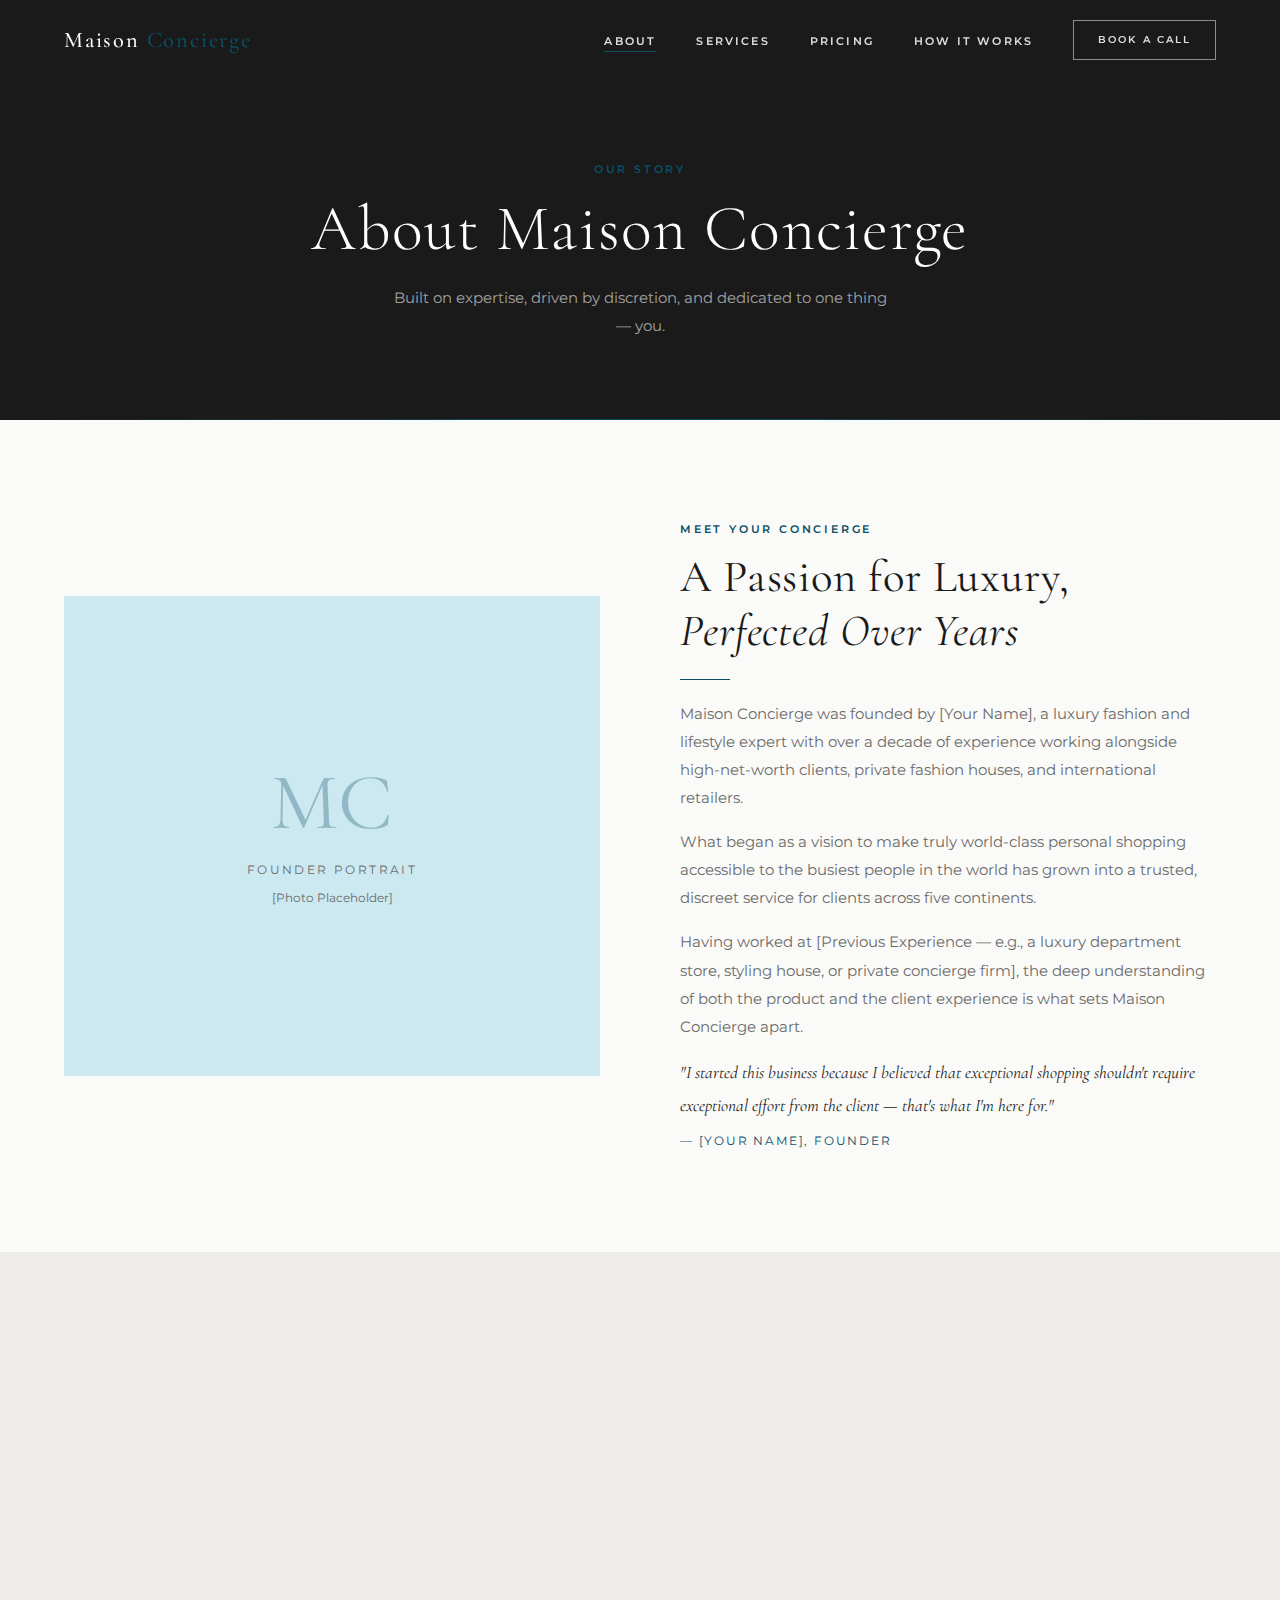
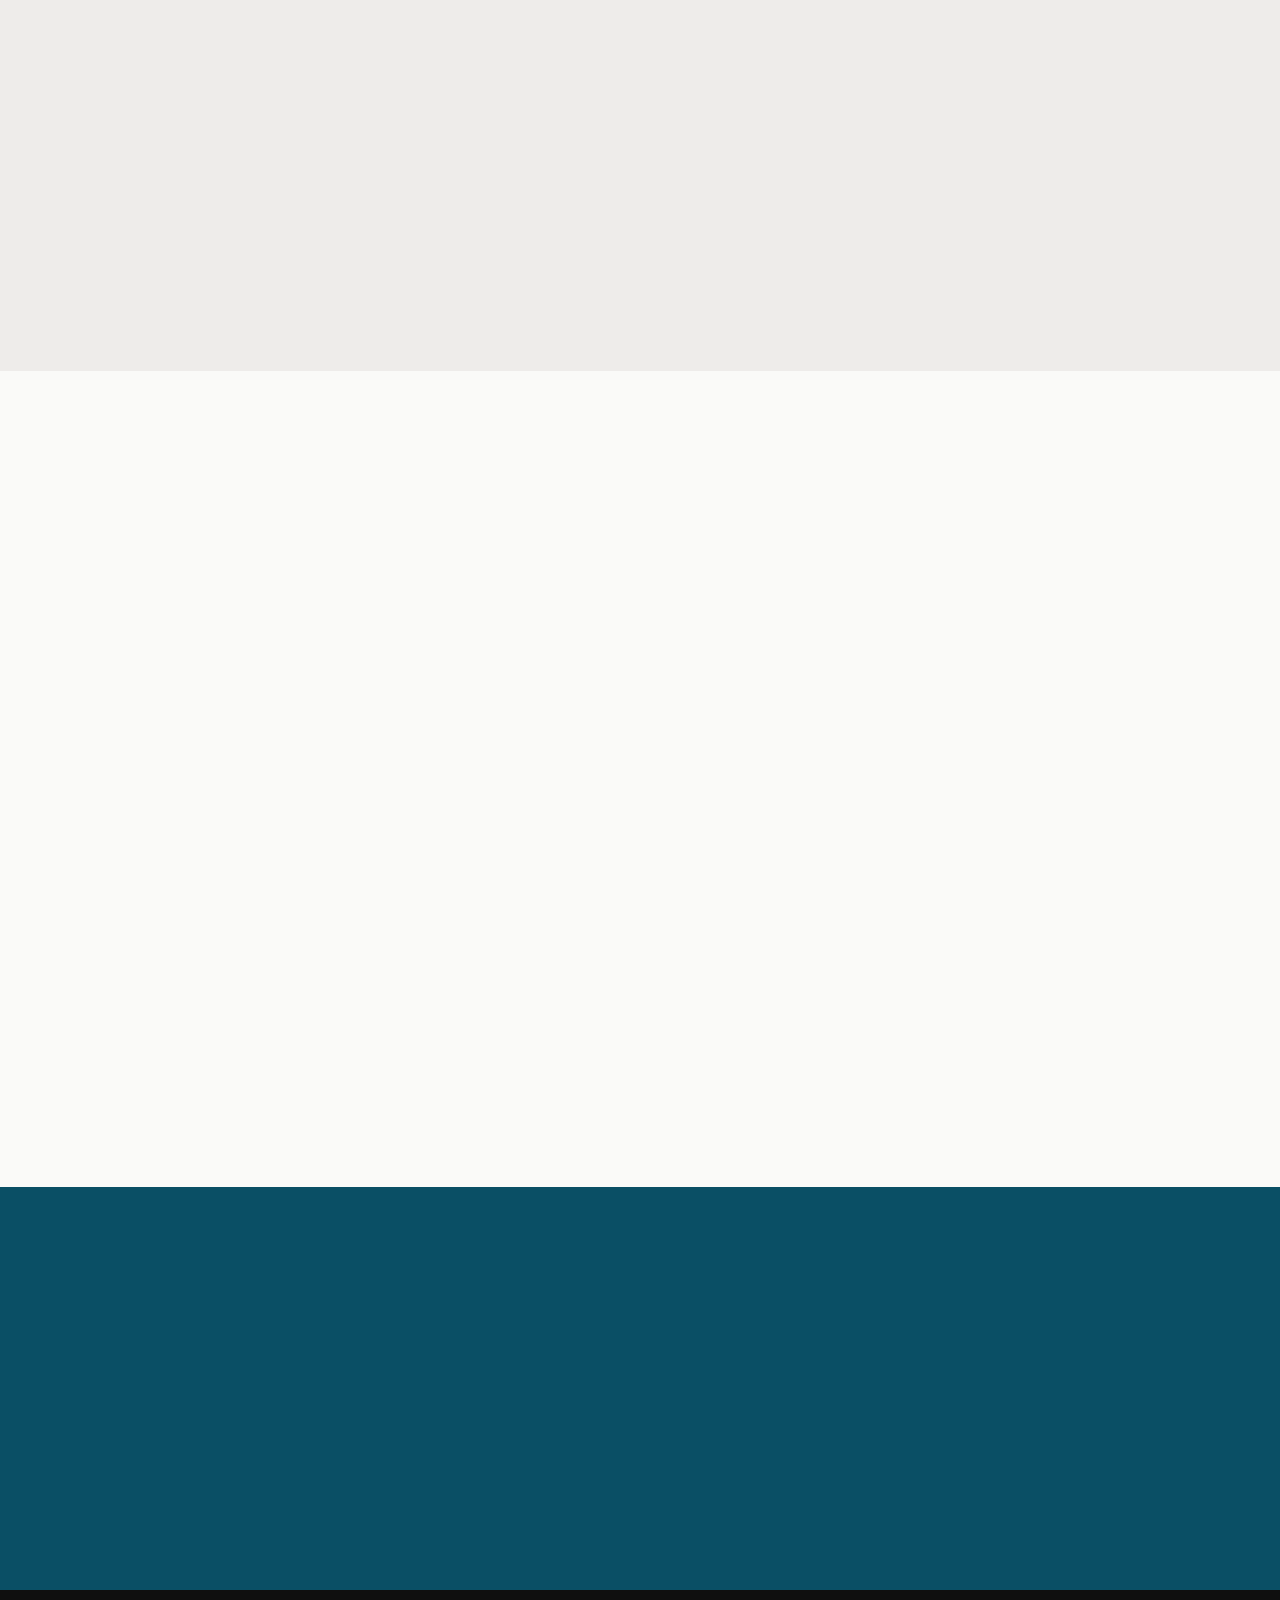
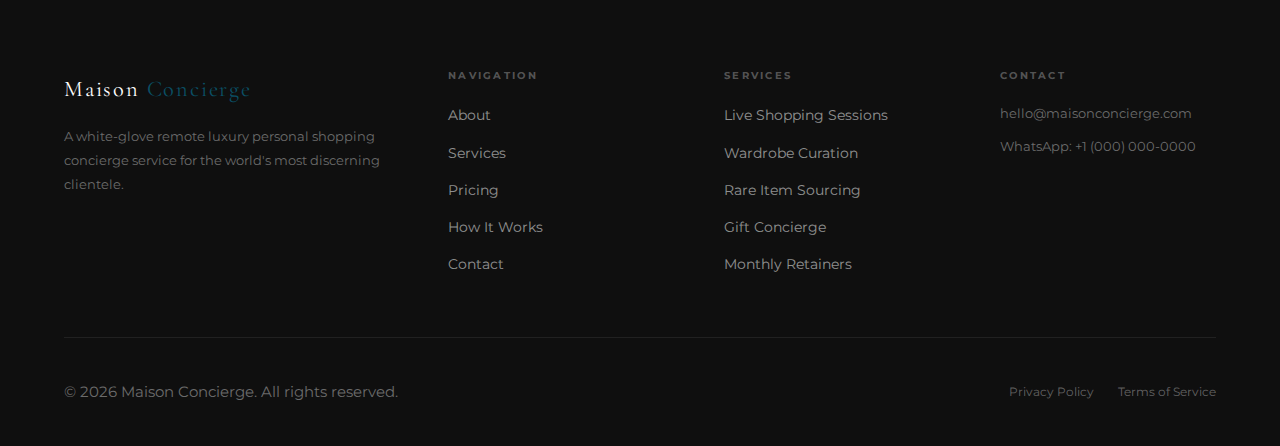
<file: about.html>
<!DOCTYPE html>
<html lang="en">
<head>
  <meta charset="UTF-8" />
  <meta name="viewport" content="width=device-width, initial-scale=1.0" />
  <title>About — Maison Concierge</title>
  <meta name="description" content="Meet the team behind Maison Concierge — a luxury personal shopping service built on discretion, expertise, and deep brand relationships." />
  <link rel="preconnect" href="https://fonts.googleapis.com" />
  <link rel="preconnect" href="https://fonts.gstatic.com" crossorigin />
  <link href="https://fonts.googleapis.com/css2?family=Cormorant+Garamond:ital,wght@0,300;0,400;0,500;1,300;1,400&family=Montserrat:wght@300;400;500;600;700&display=swap" rel="stylesheet" />
  <link rel="stylesheet" href="css/style.css" />
</head>
<body>

  <!-- NAVIGATION -->
  <nav class="nav nav--transparent" id="navbar">
    <div class="nav__inner">
      <a href="index.html" class="nav__logo">Maison <span>Concierge</span></a>
      <ul class="nav__links">
        <li><a href="about.html" class="active">About</a></li>
        <li><a href="services.html">Services</a></li>
        <li><a href="pricing.html">Pricing</a></li>
        <li><a href="how-it-works.html">How It Works</a></li>
        <li><a href="contact.html" class="btn btn--outline-light">Book a Call</a></li>
      </ul>
      <button class="nav__hamburger" id="hamburger" aria-label="Open menu">
        <span></span><span></span><span></span>
      </button>
    </div>
  </nav>

  <!-- MOBILE MENU -->
  <div class="mobile-overlay" id="mobileOverlay"></div>
  <nav class="mobile-nav" id="mobileNav">
    <ul class="mobile-nav__links">
      <li><a href="about.html">About</a></li>
      <li><a href="services.html">Services</a></li>
      <li><a href="pricing.html">Pricing</a></li>
      <li><a href="how-it-works.html">How It Works</a></li>
      <li><a href="contact.html">Book a Call</a></li>
    </ul>
    <a href="contact.html" class="btn btn--primary">Schedule Discovery Call</a>
  </nav>

  <!-- PAGE HERO -->
  <section class="page-hero">
    <div class="container">
      <span class="eyebrow">Our Story</span>
      <h1>About Maison Concierge</h1>
      <p>Built on expertise, driven by discretion, and dedicated to one thing — you.</p>
    </div>
  </section>

  <!-- FOUNDER STORY -->
  <section class="section">
    <div class="container">
      <div class="grid-2" style="gap: 80px; align-items: center;">
        <div class="fade-in" style="background-color: var(--gold-pale); min-height: 480px; display: flex; align-items: center; justify-content: center;">
          <div style="text-align: center; padding: 40px;">
            <div style="font-family: 'Cormorant Garamond', serif; font-size: 5rem; color: var(--gold); opacity: 0.3; line-height: 1;">MC</div>
            <p style="font-size: 0.75rem; letter-spacing: 0.2em; text-transform: uppercase; color: var(--gray); margin-top: 1rem;">Founder Portrait</p>
            <p style="font-size: 0.72rem; color: var(--gray); margin-top: 0.4rem;">[Photo Placeholder]</p>
          </div>
        </div>
        <div class="fade-in">
          <span class="eyebrow">Meet Your Concierge</span>
          <h2>A Passion for Luxury, <em class="italic">Perfected Over Years</em></h2>
          <div class="divider divider--left"></div>
          <p>Maison Concierge was founded by [Your Name], a luxury fashion and lifestyle expert with over a decade of experience working alongside high-net-worth clients, private fashion houses, and international retailers.</p>
          <p style="margin-top: 1rem;">What began as a vision to make truly world-class personal shopping accessible to the busiest people in the world has grown into a trusted, discreet service for clients across five continents.</p>
          <p style="margin-top: 1rem;">Having worked at [Previous Experience — e.g., a luxury department store, styling house, or private concierge firm], the deep understanding of both the product and the client experience is what sets Maison Concierge apart.</p>
          <p style="margin-top: 1rem; font-family: 'Cormorant Garamond', serif; font-size: 1.1rem; font-style: italic; color: var(--charcoal);">"I started this business because I believed that exceptional shopping shouldn't require exceptional effort from the client — that's what I'm here for."</p>
          <p style="margin-top: 0.5rem; font-size: 0.75rem; letter-spacing: 0.15em; text-transform: uppercase; color: var(--gold);">— [Your Name], Founder</p>
        </div>
      </div>
    </div>
  </section>

  <!-- VALUES -->
  <section class="section" style="background-color: var(--gray-light);">
    <div class="container">
      <div class="section-header text-center fade-in">
        <span class="eyebrow">What We Stand For</span>
        <h2>Our Core Values</h2>
        <div class="divider"></div>
      </div>
      <div class="grid-4">
        <div class="card text-center fade-in">
          <div class="card__icon">◈</div>
          <h3 class="card__title" style="font-size: 1.2rem;">Discretion</h3>
          <p class="card__text">Your preferences, purchases, and personal details are protected by a signed NDA and the strictest confidentiality standards.</p>
        </div>
        <div class="card text-center fade-in">
          <div class="card__icon">◈</div>
          <h3 class="card__title" style="font-size: 1.2rem;">Expertise</h3>
          <p class="card__text">Deep knowledge of luxury brands, seasonal collections, market trends, and rare item sourcing built over years of practice.</p>
        </div>
        <div class="card text-center fade-in">
          <div class="card__icon">◈</div>
          <h3 class="card__title" style="font-size: 1.2rem;">Personalization</h3>
          <p class="card__text">Every client receives a bespoke experience built around their unique style profile, preferences, and lifestyle.</p>
        </div>
        <div class="card text-center fade-in">
          <div class="card__icon">◈</div>
          <h3 class="card__title" style="font-size: 1.2rem;">Availability</h3>
          <p class="card__text">Elite retainer clients receive around-the-clock access. Your concierge is where you need them, when you need them.</p>
        </div>
      </div>
    </div>
  </section>

  <!-- EXPERTISE & CREDENTIALS -->
  <section class="section">
    <div class="container">
      <div class="grid-2" style="gap: 80px; align-items: center;">
        <div class="fade-in">
          <span class="eyebrow">Expertise</span>
          <h2>A Network Built <em class="italic">for Access</em></h2>
          <div class="divider divider--left"></div>
          <p>Our brand relationships span the world's most prestigious fashion houses, fine jewelers, watch manufacturers, and specialty retailers. This network allows us to access pieces, previews, and opportunities simply unavailable to the public.</p>

          <div style="margin-top: 2.5rem;">
            <div style="display: flex; align-items: flex-start; gap: 20px; margin-bottom: 24px;">
              <div style="width: 40px; height: 40px; background: var(--gold-pale); display: flex; align-items: center; justify-content: center; flex-shrink: 0; color: var(--gold); font-size: 1rem;">◈</div>
              <div>
                <h4 style="margin-bottom: 4px;">Fashion & Apparel</h4>
                <p style="font-size: 0.82rem;">Chanel, Hermès, Louis Vuitton, Dior, Valentino, Bottega Veneta, and 20+ additional houses</p>
              </div>
            </div>
            <div style="display: flex; align-items: flex-start; gap: 20px; margin-bottom: 24px;">
              <div style="width: 40px; height: 40px; background: var(--gold-pale); display: flex; align-items: center; justify-content: center; flex-shrink: 0; color: var(--gold); font-size: 1rem;">◈</div>
              <div>
                <h4 style="margin-bottom: 4px;">Fine Jewelry & Watches</h4>
                <p style="font-size: 0.82rem;">Cartier, Van Cleef & Arpels, Patek Philippe, Rolex, Audemars Piguet, Graff</p>
              </div>
            </div>
            <div style="display: flex; align-items: flex-start; gap: 20px;">
              <div style="width: 40px; height: 40px; background: var(--gold-pale); display: flex; align-items: center; justify-content: center; flex-shrink: 0; color: var(--gold); font-size: 1rem;">◈</div>
              <div>
                <h4 style="margin-bottom: 4px;">Lifestyle & Collectibles</h4>
                <p style="font-size: 0.82rem;">Fine art advisory connections, rare sneaker sourcing, vintage market access, interior objects</p>
              </div>
            </div>
          </div>
        </div>
        <div class="fade-in" style="background-color: var(--charcoal); padding: 60px 50px; color: var(--white);">
          <span class="eyebrow">By the Numbers</span>
          <div style="margin-top: 1.5rem;">
            <div style="border-bottom: 1px solid rgba(255,255,255,0.08); padding: 20px 0;">
              <div style="font-family: 'Cormorant Garamond', serif; font-size: 2.8rem; color: var(--gold); line-height: 1;">500+</div>
              <p style="font-size: 0.8rem; margin-top: 4px;">Clients served across 5 continents</p>
            </div>
            <div style="border-bottom: 1px solid rgba(255,255,255,0.08); padding: 20px 0;">
              <div style="font-family: 'Cormorant Garamond', serif; font-size: 2.8rem; color: var(--gold); line-height: 1;">10+</div>
              <p style="font-size: 0.8rem; margin-top: 4px;">Years of luxury industry experience</p>
            </div>
            <div style="border-bottom: 1px solid rgba(255,255,255,0.08); padding: 20px 0;">
              <div style="font-family: 'Cormorant Garamond', serif; font-size: 2.8rem; color: var(--gold); line-height: 1;">30+</div>
              <p style="font-size: 0.8rem; margin-top: 4px;">Active luxury brand relationships</p>
            </div>
            <div style="padding: 20px 0;">
              <div style="font-family: 'Cormorant Garamond', serif; font-size: 2.8rem; color: var(--gold); line-height: 1;">100%</div>
              <p style="font-size: 0.8rem; margin-top: 4px;">Client retention rate (retainer clients)</p>
            </div>
          </div>
        </div>
      </div>
    </div>
  </section>

  <!-- CTA BANNER -->
  <section class="cta-banner">
    <div class="container fade-in">
      <span class="eyebrow" style="color: rgba(255,255,255,0.7);">Let's Begin</span>
      <h2>Ready to Experience the Difference?</h2>
      <p>Start with a complimentary 15-minute discovery call — no commitment required.</p>
      <a href="contact.html" class="btn" style="background: var(--white); color: var(--gold); border-color: var(--white);">Book Your Discovery Call</a>
    </div>
  </section>

  <!-- FOOTER -->
  <footer class="footer">
    <div class="container">
      <div class="footer__grid">
        <div>
          <div class="footer__brand">Maison <span>Concierge</span></div>
          <p class="footer__tagline">A white-glove remote luxury personal shopping concierge service for the world's most discerning clientele.</p>
        </div>
        <div class="footer__col">
          <h4>Navigation</h4>
          <ul class="footer__links">
            <li><a href="about.html">About</a></li>
            <li><a href="services.html">Services</a></li>
            <li><a href="pricing.html">Pricing</a></li>
            <li><a href="how-it-works.html">How It Works</a></li>
            <li><a href="contact.html">Contact</a></li>
          </ul>
        </div>
        <div class="footer__col">
          <h4>Services</h4>
          <ul class="footer__links">
            <li><a href="services.html">Live Shopping Sessions</a></li>
            <li><a href="services.html">Wardrobe Curation</a></li>
            <li><a href="services.html">Rare Item Sourcing</a></li>
            <li><a href="services.html">Gift Concierge</a></li>
            <li><a href="pricing.html">Monthly Retainers</a></li>
          </ul>
        </div>
        <div class="footer__col">
          <h4>Contact</h4>
          <p class="footer__contact-item">hello@maisonconcierge.com</p>
          <p class="footer__contact-item">WhatsApp: +1 (000) 000-0000</p>
        </div>
      </div>
      <div class="footer__bottom">
        <p>&copy; 2026 Maison Concierge. All rights reserved.</p>
        <div class="footer__legal">
          <a href="#">Privacy Policy</a>
          <a href="#">Terms of Service</a>
        </div>
      </div>
    </div>
  </footer>

  <script src="js/main.js"></script>
</body>
</html>
</file>
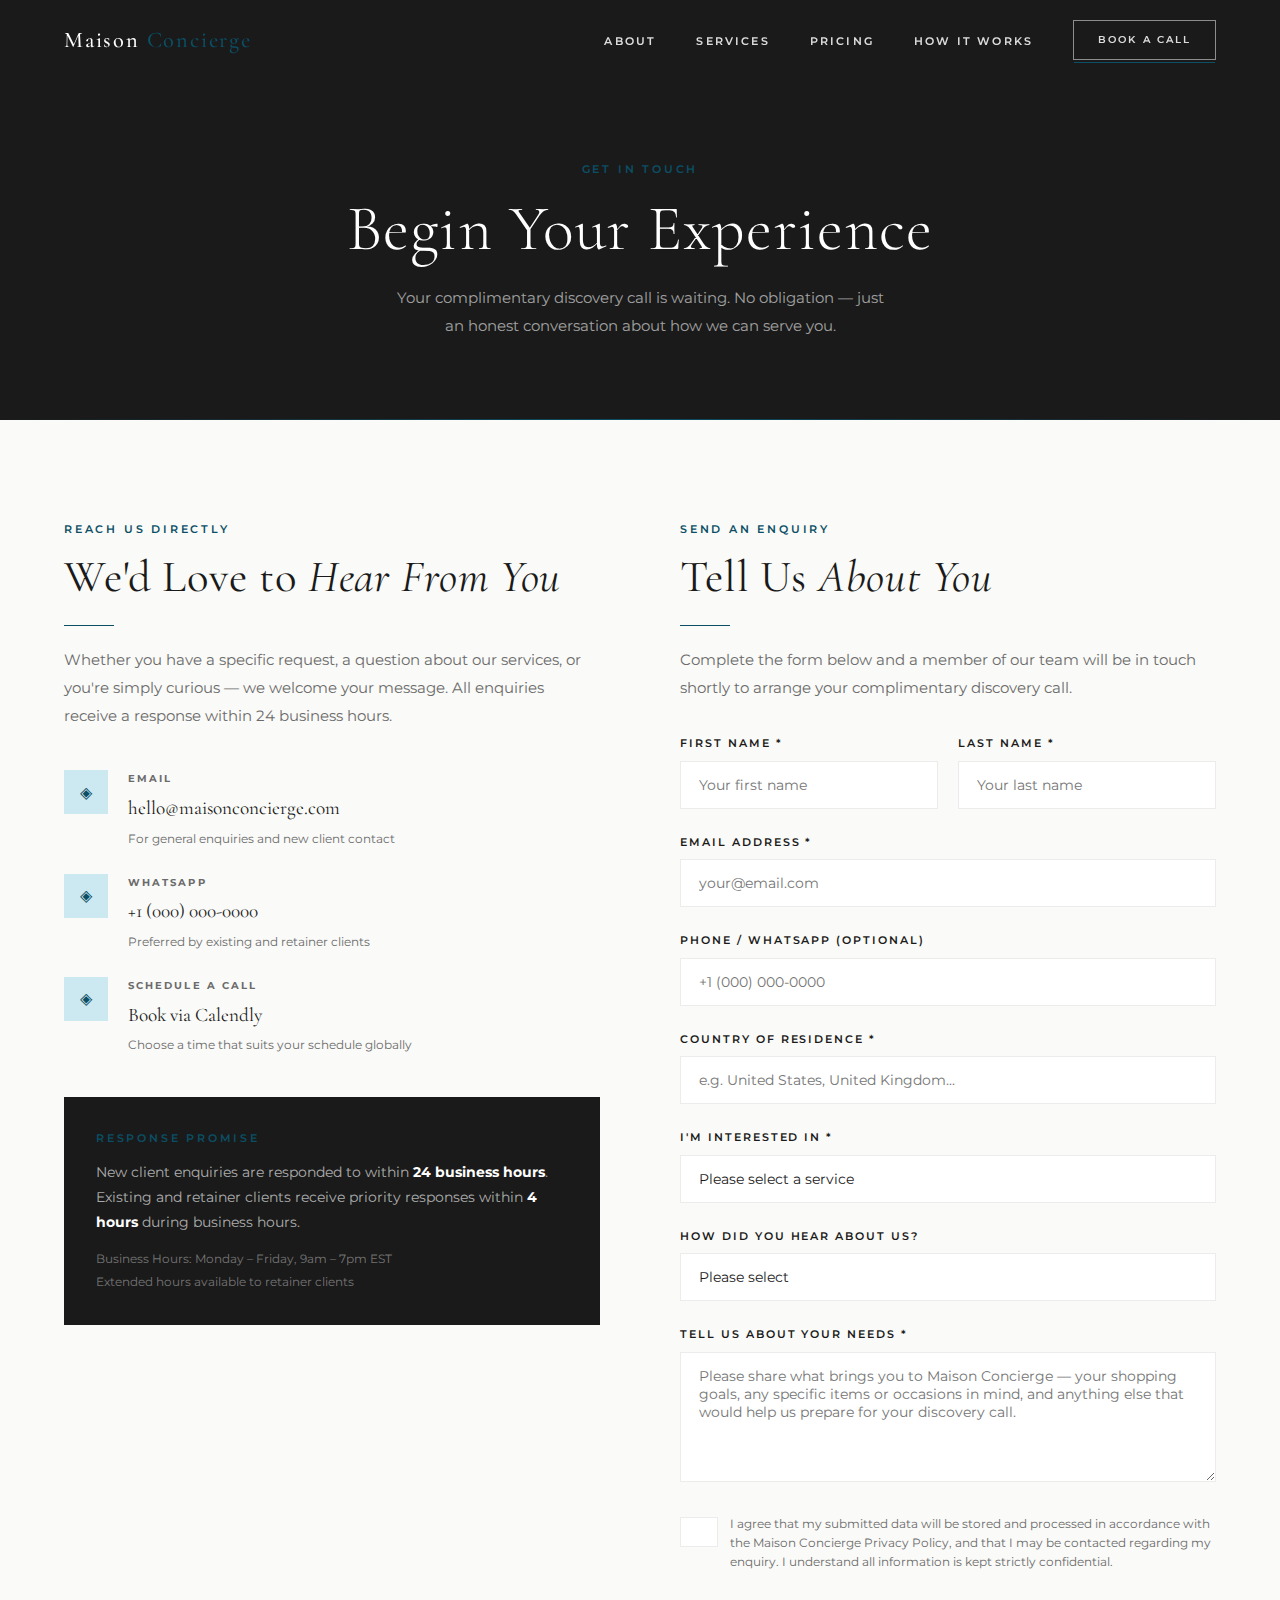
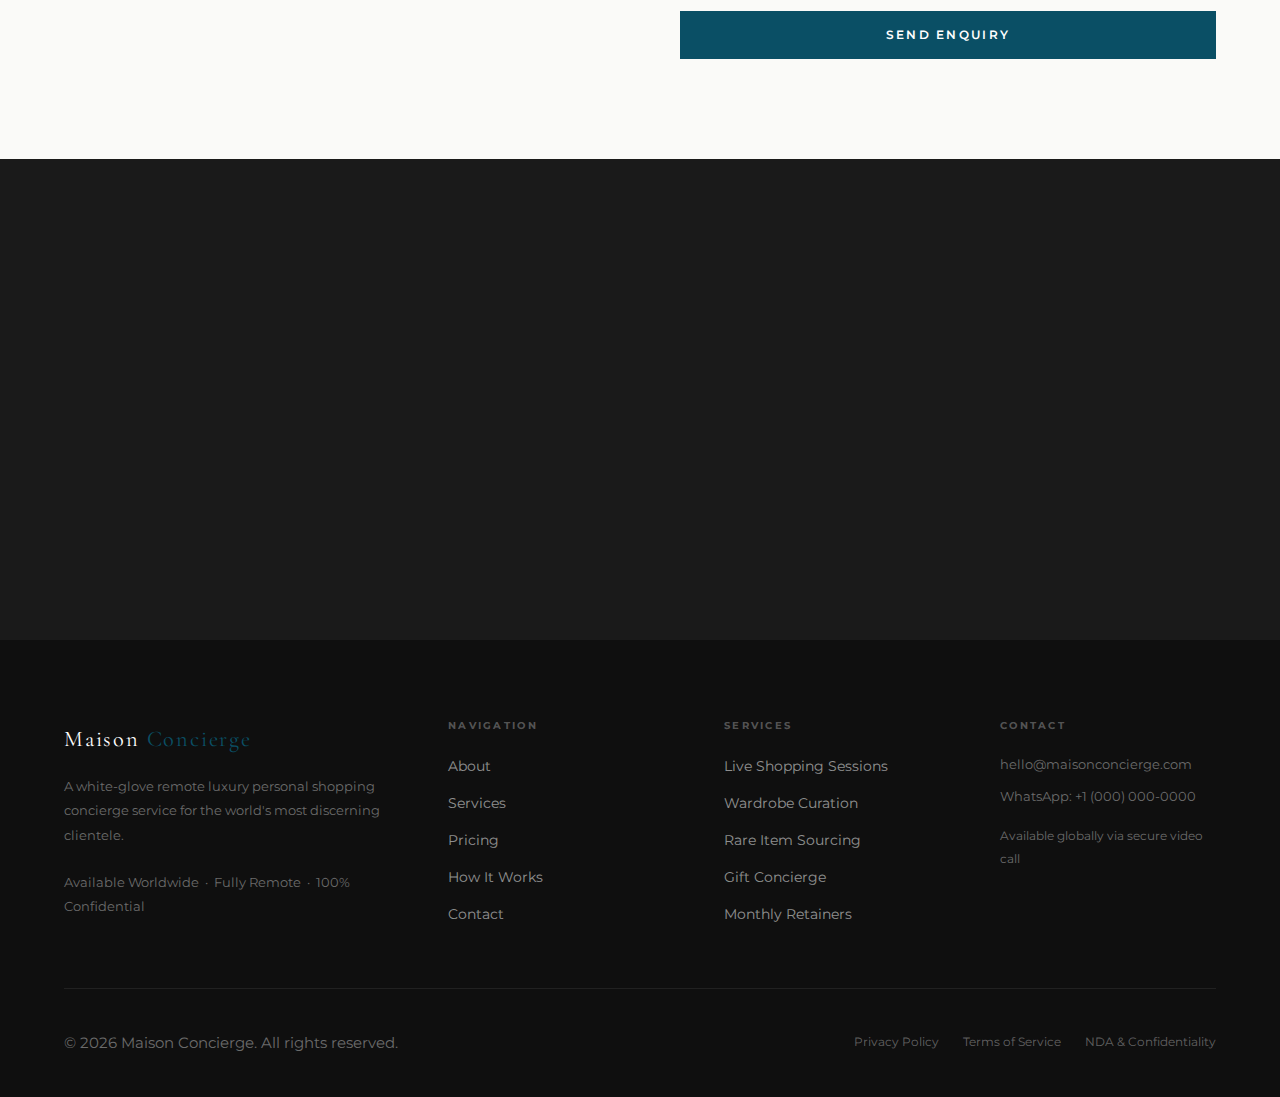
<file: contact.html>
<!DOCTYPE html>
<html lang="en">
<head>
  <meta charset="UTF-8" />
  <meta name="viewport" content="width=device-width, initial-scale=1.0" />
  <title>Contact & Book — Maison Concierge</title>
  <meta name="description" content="Book your complimentary discovery call or send us an enquiry. Maison Concierge is available to clients worldwide." />
  <link rel="preconnect" href="https://fonts.googleapis.com" />
  <link rel="preconnect" href="https://fonts.gstatic.com" crossorigin />
  <link href="https://fonts.googleapis.com/css2?family=Cormorant+Garamond:ital,wght@0,300;0,400;0,500;1,300;1,400&family=Montserrat:wght@300;400;500;600;700&display=swap" rel="stylesheet" />
  <link rel="stylesheet" href="css/style.css" />
</head>
<body>

  <!-- NAVIGATION -->
  <nav class="nav nav--transparent" id="navbar">
    <div class="nav__inner">
      <a href="index.html" class="nav__logo">Maison <span>Concierge</span></a>
      <ul class="nav__links">
        <li><a href="about.html">About</a></li>
        <li><a href="services.html">Services</a></li>
        <li><a href="pricing.html">Pricing</a></li>
        <li><a href="how-it-works.html">How It Works</a></li>
        <li><a href="contact.html" class="btn btn--outline-light active">Book a Call</a></li>
      </ul>
      <button class="nav__hamburger" id="hamburger" aria-label="Open menu">
        <span></span><span></span><span></span>
      </button>
    </div>
  </nav>

  <!-- MOBILE MENU -->
  <div class="mobile-overlay" id="mobileOverlay"></div>
  <nav class="mobile-nav" id="mobileNav">
    <ul class="mobile-nav__links">
      <li><a href="about.html">About</a></li>
      <li><a href="services.html">Services</a></li>
      <li><a href="pricing.html">Pricing</a></li>
      <li><a href="how-it-works.html">How It Works</a></li>
      <li><a href="contact.html">Book a Call</a></li>
    </ul>
    <a href="contact.html" class="btn btn--primary">Schedule Discovery Call</a>
  </nav>

  <!-- PAGE HERO -->
  <section class="page-hero">
    <div class="container">
      <span class="eyebrow">Get in Touch</span>
      <h1>Begin Your Experience</h1>
      <p>Your complimentary discovery call is waiting. No obligation — just an honest conversation about how we can serve you.</p>
    </div>
  </section>

  <!-- CONTACT SECTION -->
  <section class="section">
    <div class="container">
      <div class="grid-2" style="gap: 80px; align-items: flex-start;">

        <!-- CONTACT INFO -->
        <div class="fade-in">
          <span class="eyebrow">Reach Us Directly</span>
          <h2>We'd Love to <em class="italic">Hear From You</em></h2>
          <div class="divider divider--left"></div>
          <p>Whether you have a specific request, a question about our services, or you're simply curious — we welcome your message. All enquiries receive a response within 24 business hours.</p>

          <div style="margin-top: 2.5rem; display: flex; flex-direction: column; gap: 24px;">
            <div style="display: flex; gap: 20px; align-items: flex-start;">
              <div style="width: 44px; height: 44px; background: var(--gold-pale); display: flex; align-items: center; justify-content: center; flex-shrink: 0; color: var(--gold);">◈</div>
              <div>
                <div style="font-size: 0.65rem; font-weight: 700; letter-spacing: 0.2em; text-transform: uppercase; color: var(--gray); margin-bottom: 4px;">Email</div>
                <a href="mailto:hello@maisonconcierge.com" style="color: var(--charcoal); font-family: 'Cormorant Garamond', serif; font-size: 1.2rem;">hello@maisonconcierge.com</a>
                <p style="font-size: 0.78rem; margin-top: 2px;">For general enquiries and new client contact</p>
              </div>
            </div>
            <div style="display: flex; gap: 20px; align-items: flex-start;">
              <div style="width: 44px; height: 44px; background: var(--gold-pale); display: flex; align-items: center; justify-content: center; flex-shrink: 0; color: var(--gold);">◈</div>
              <div>
                <div style="font-size: 0.65rem; font-weight: 700; letter-spacing: 0.2em; text-transform: uppercase; color: var(--gray); margin-bottom: 4px;">WhatsApp</div>
                <a href="https://wa.me/10000000000" style="color: var(--charcoal); font-family: 'Cormorant Garamond', serif; font-size: 1.2rem;">+1 (000) 000-0000</a>
                <p style="font-size: 0.78rem; margin-top: 2px;">Preferred by existing and retainer clients</p>
              </div>
            </div>
            <div style="display: flex; gap: 20px; align-items: flex-start;">
              <div style="width: 44px; height: 44px; background: var(--gold-pale); display: flex; align-items: center; justify-content: center; flex-shrink: 0; color: var(--gold);">◈</div>
              <div>
                <div style="font-size: 0.65rem; font-weight: 700; letter-spacing: 0.2em; text-transform: uppercase; color: var(--gray); margin-bottom: 4px;">Schedule a Call</div>
                <a href="#" style="color: var(--charcoal); font-family: 'Cormorant Garamond', serif; font-size: 1.2rem;">Book via Calendly</a>
                <p style="font-size: 0.78rem; margin-top: 2px;">Choose a time that suits your schedule globally</p>
              </div>
            </div>
          </div>

          <div style="margin-top: 2.5rem; padding: 32px; background-color: var(--charcoal);">
            <span class="eyebrow">Response Promise</span>
            <p style="font-size: 0.85rem; color: rgba(255,255,255,0.65); margin-top: 0.5rem;">New client enquiries are responded to within <strong style="color: var(--white);">24 business hours</strong>. Existing and retainer clients receive priority responses within <strong style="color: var(--white);">4 hours</strong> during business hours.</p>
            <p style="font-size: 0.78rem; color: rgba(255,255,255,0.4); margin-top: 0.75rem;">Business Hours: Monday – Friday, 9am – 7pm EST<br />Extended hours available to retainer clients</p>
          </div>
        </div>

        <!-- CONTACT FORM -->
        <div class="fade-in">
          <span class="eyebrow">Send an Enquiry</span>
          <h2>Tell Us <em class="italic">About You</em></h2>
          <div class="divider divider--left"></div>
          <p style="margin-bottom: 2rem;">Complete the form below and a member of our team will be in touch shortly to arrange your complimentary discovery call.</p>

          <form class="contact-form" id="contactForm" novalidate>
            <div class="form-row">
              <div class="form-group">
                <label for="firstName">First Name *</label>
                <input type="text" id="firstName" name="firstName" placeholder="Your first name" required />
              </div>
              <div class="form-group">
                <label for="lastName">Last Name *</label>
                <input type="text" id="lastName" name="lastName" placeholder="Your last name" required />
              </div>
            </div>
            <div class="form-group">
              <label for="email">Email Address *</label>
              <input type="email" id="email" name="email" placeholder="your@email.com" required />
            </div>
            <div class="form-group">
              <label for="phone">Phone / WhatsApp (Optional)</label>
              <input type="tel" id="phone" name="phone" placeholder="+1 (000) 000-0000" />
            </div>
            <div class="form-group">
              <label for="country">Country of Residence *</label>
              <input type="text" id="country" name="country" placeholder="e.g. United States, United Kingdom..." required />
            </div>
            <div class="form-group">
              <label for="interest">I'm Interested In *</label>
              <select id="interest" name="interest" required>
                <option value="" disabled selected>Please select a service</option>
                <option value="standard-session">Standard Session ($75–$125/hr)</option>
                <option value="premium-session">Premium Session ($150–$250/hr)</option>
                <option value="essential-retainer">Essential Retainer ($3,000/mo)</option>
                <option value="premier-retainer">Premier Retainer ($5,000/mo)</option>
                <option value="elite-retainer">Elite Retainer ($8,000/mo)</option>
                <option value="gift-concierge">Gift Concierge</option>
                <option value="rare-item-sourcing">Rare Item Sourcing</option>
                <option value="event-dressing">Event / Travel Dressing</option>
                <option value="discovery-call">Complimentary Discovery Call First</option>
                <option value="not-sure">Not Sure Yet — Need Guidance</option>
              </select>
            </div>
            <div class="form-group">
              <label for="referral">How Did You Hear About Us?</label>
              <select id="referral" name="referral">
                <option value="" disabled selected>Please select</option>
                <option value="referral">Personal Referral</option>
                <option value="instagram">Instagram</option>
                <option value="linkedin">LinkedIn</option>
                <option value="google">Google Search</option>
                <option value="luxury-network">Luxury Network / Event</option>
                <option value="other">Other</option>
              </select>
            </div>
            <div class="form-group">
              <label for="message">Tell Us About Your Needs *</label>
              <textarea id="message" name="message" placeholder="Please share what brings you to Maison Concierge — your shopping goals, any specific items or occasions in mind, and anything else that would help us prepare for your discovery call." required></textarea>
            </div>
            <div class="form-group" style="display: flex; align-items: flex-start; gap: 12px;">
              <input type="checkbox" id="consent" name="consent" style="width: auto; margin-top: 3px; flex-shrink: 0;" required />
              <label for="consent" style="font-size: 0.75rem; color: var(--gray); text-transform: none; letter-spacing: 0; font-weight: 400; line-height: 1.6; cursor: pointer;">
                I agree that my submitted data will be stored and processed in accordance with the Maison Concierge Privacy Policy, and that I may be contacted regarding my enquiry. I understand all information is kept strictly confidential.
              </label>
            </div>
            <button type="submit" class="btn btn--primary" style="width: 100%; margin-top: 0.5rem; font-size: 0.72rem;">Send Enquiry</button>

            <!-- Success Message (hidden by default) -->
            <div id="formSuccess" style="display: none; background: var(--gold-pale); border-left: 3px solid var(--gold); padding: 20px 24px; margin-top: 20px;">
              <h4 style="margin-bottom: 4px; color: var(--charcoal);">Thank you for your enquiry.</h4>
              <p style="font-size: 0.85rem;">We will be in touch within 24 business hours to arrange your discovery call. We look forward to speaking with you.</p>
            </div>
          </form>
        </div>

      </div>
    </div>
  </section>

  <!-- QUICK BOOK BANNER -->
  <section class="section section--dark">
    <div class="container text-center fade-in">
      <span class="eyebrow">Prefer to Book Directly?</span>
      <h2>Schedule Your Discovery Call Instantly</h2>
      <p style="max-width: 500px; margin: 1rem auto 2rem;">Use our booking calendar to select a time that works for you — available across all time zones, 7 days a week.</p>
      <a href="#" class="btn btn--primary" style="display: inline-block;">Open Booking Calendar</a>
      <p style="margin-top: 1rem; font-size: 0.75rem; color: rgba(255,255,255,0.3);">15 minutes · Complimentary · No obligation</p>
    </div>
  </section>

  <!-- FOOTER -->
  <footer class="footer">
    <div class="container">
      <div class="footer__grid">
        <div>
          <div class="footer__brand">Maison <span>Concierge</span></div>
          <p class="footer__tagline">A white-glove remote luxury personal shopping concierge service for the world's most discerning clientele.</p>
          <p style="font-size: 0.8rem;">Available Worldwide &nbsp;·&nbsp; Fully Remote &nbsp;·&nbsp; 100% Confidential</p>
        </div>
        <div class="footer__col">
          <h4>Navigation</h4>
          <ul class="footer__links">
            <li><a href="about.html">About</a></li>
            <li><a href="services.html">Services</a></li>
            <li><a href="pricing.html">Pricing</a></li>
            <li><a href="how-it-works.html">How It Works</a></li>
            <li><a href="contact.html">Contact</a></li>
          </ul>
        </div>
        <div class="footer__col">
          <h4>Services</h4>
          <ul class="footer__links">
            <li><a href="services.html">Live Shopping Sessions</a></li>
            <li><a href="services.html">Wardrobe Curation</a></li>
            <li><a href="services.html">Rare Item Sourcing</a></li>
            <li><a href="services.html">Gift Concierge</a></li>
            <li><a href="pricing.html">Monthly Retainers</a></li>
          </ul>
        </div>
        <div class="footer__col">
          <h4>Contact</h4>
          <p class="footer__contact-item">hello@maisonconcierge.com</p>
          <p class="footer__contact-item">WhatsApp: +1 (000) 000-0000</p>
          <p class="footer__contact-item" style="margin-top: 1rem; font-size: 0.78rem;">Available globally via secure video call</p>
        </div>
      </div>
      <div class="footer__bottom">
        <p>&copy; 2026 Maison Concierge. All rights reserved.</p>
        <div class="footer__legal">
          <a href="#">Privacy Policy</a>
          <a href="#">Terms of Service</a>
          <a href="#">NDA & Confidentiality</a>
        </div>
      </div>
    </div>
  </footer>

  <script src="js/main.js"></script>
</body>
</html>
</file>
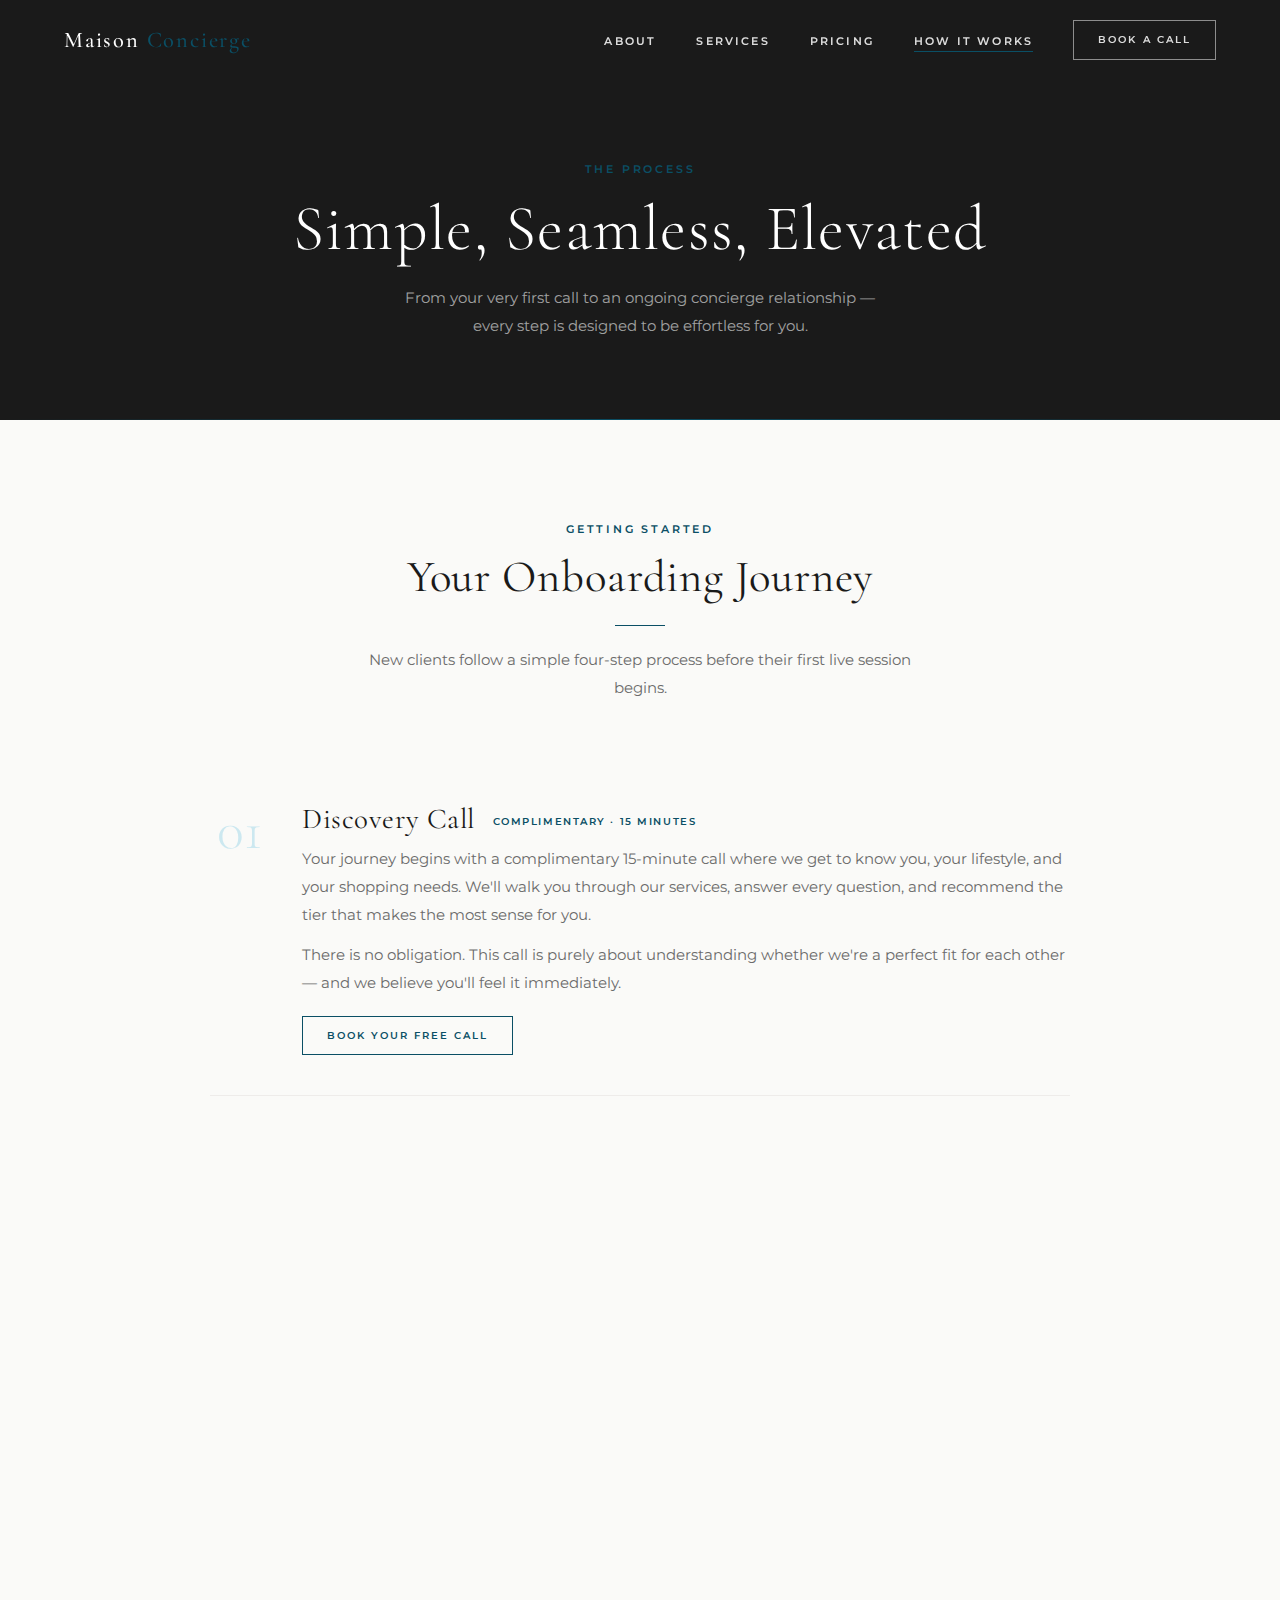
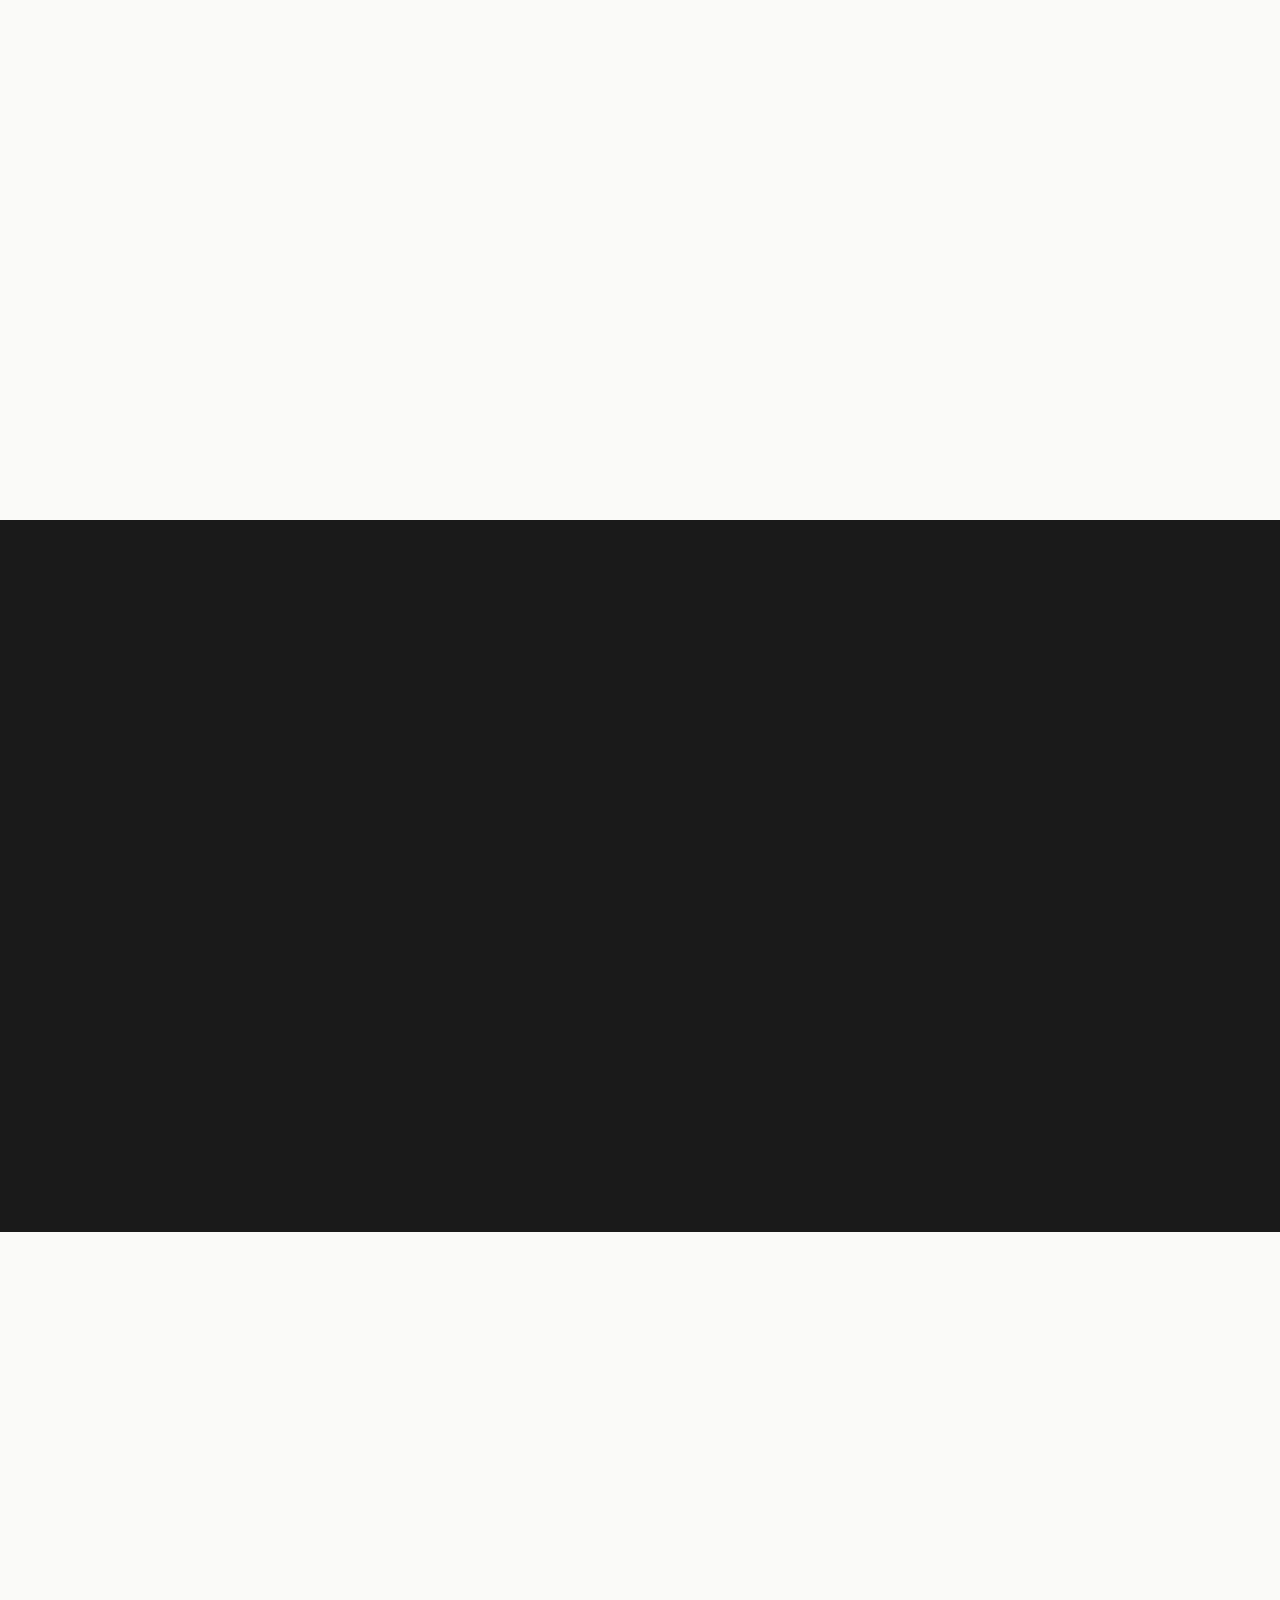
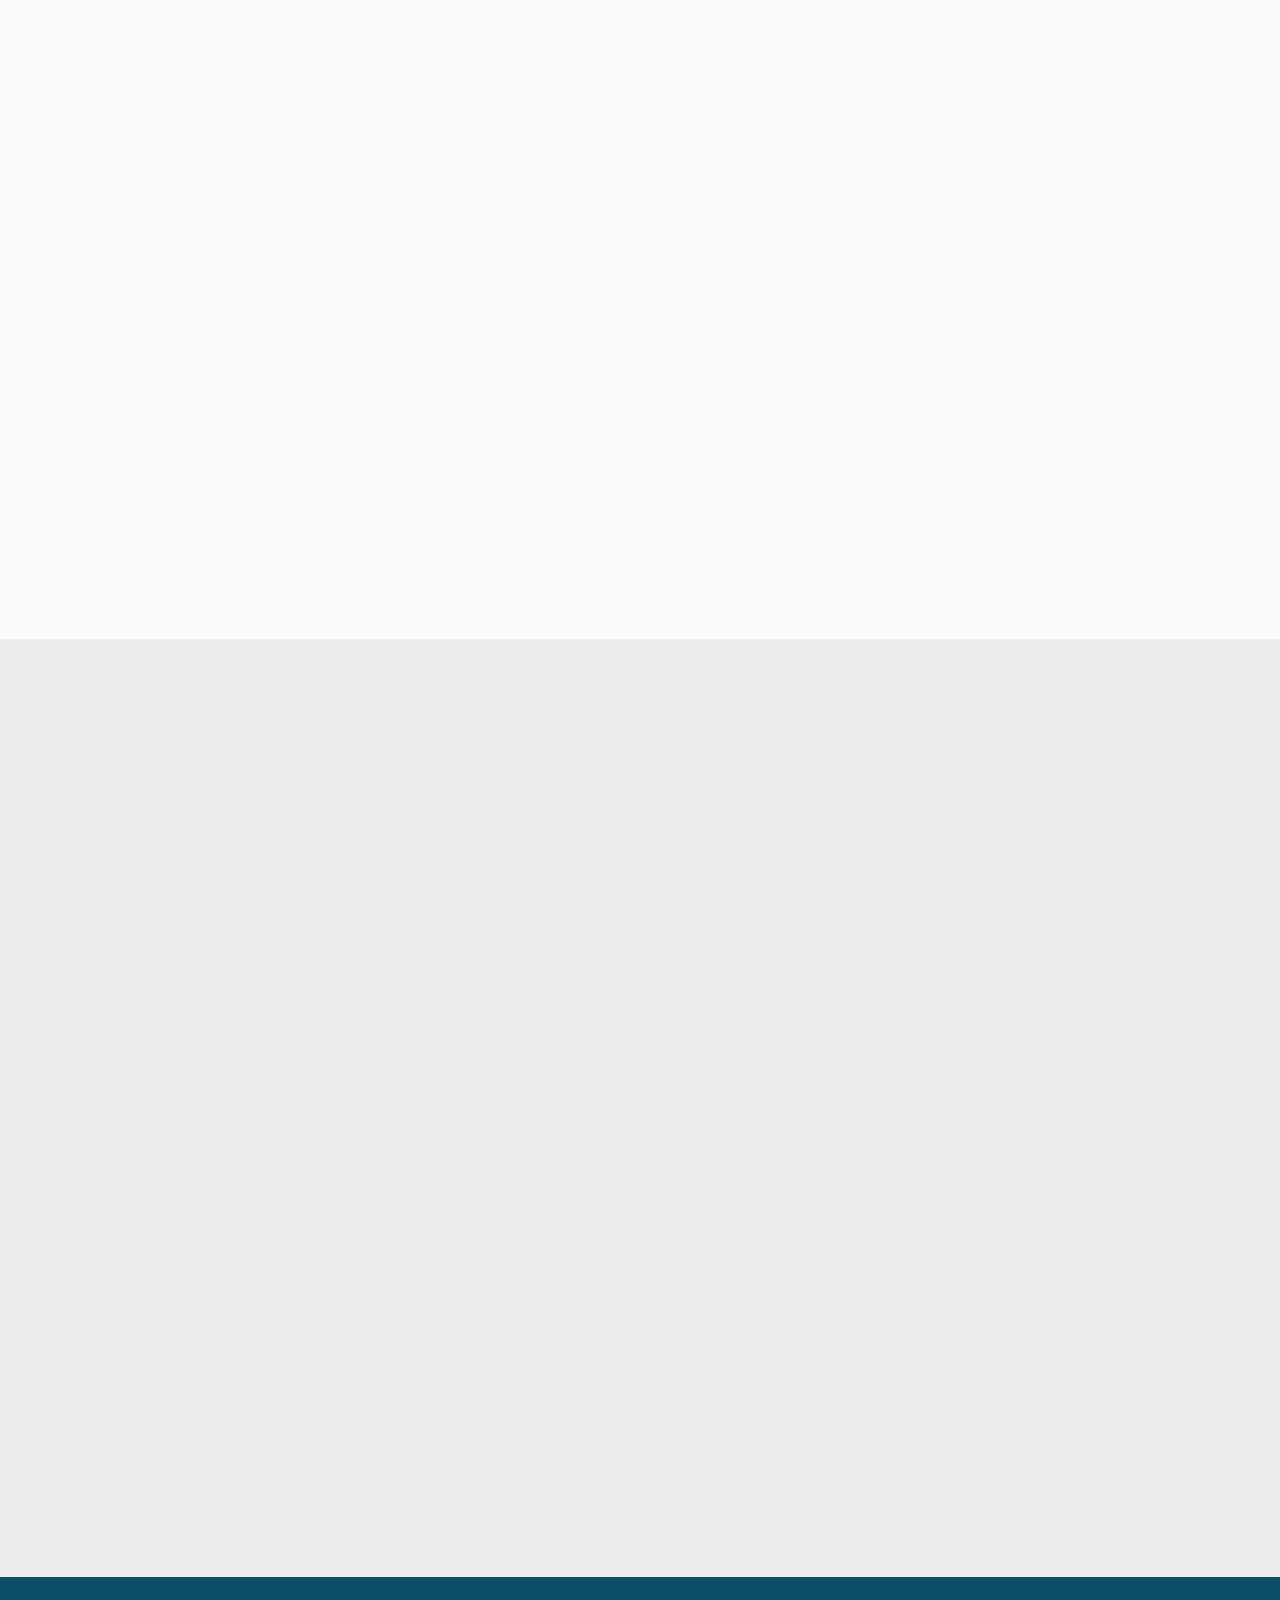
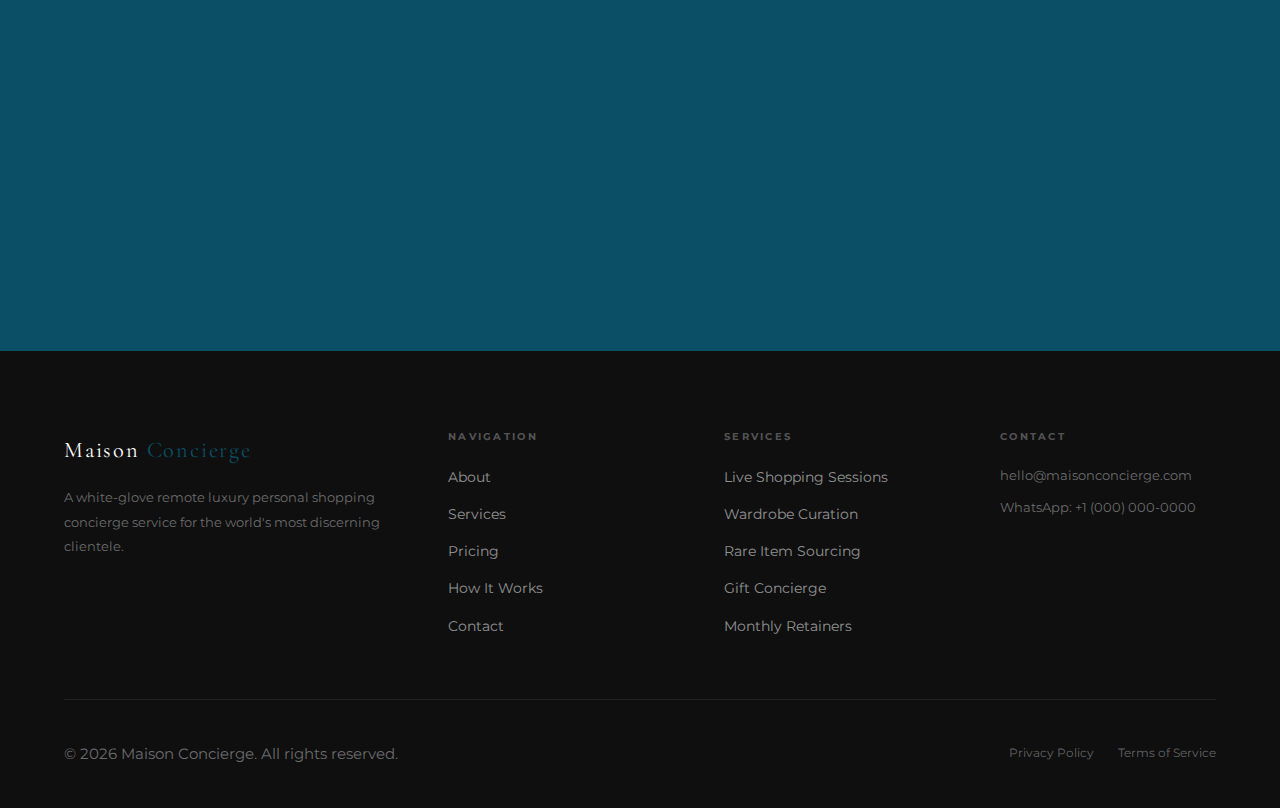
<file: how-it-works.html>
<!DOCTYPE html>
<html lang="en">
<head>
  <meta charset="UTF-8" />
  <meta name="viewport" content="width=device-width, initial-scale=1.0" />
  <title>How It Works — Maison Concierge</title>
  <meta name="description" content="A simple, elegant onboarding process — from your first discovery call to seamless ongoing shopping sessions. Learn how Maison Concierge works." />
  <link rel="preconnect" href="https://fonts.googleapis.com" />
  <link rel="preconnect" href="https://fonts.gstatic.com" crossorigin />
  <link href="https://fonts.googleapis.com/css2?family=Cormorant+Garamond:ital,wght@0,300;0,400;0,500;1,300;1,400&family=Montserrat:wght@300;400;500;600;700&display=swap" rel="stylesheet" />
  <link rel="stylesheet" href="css/style.css" />
</head>
<body>

  <!-- NAVIGATION -->
  <nav class="nav nav--transparent" id="navbar">
    <div class="nav__inner">
      <a href="index.html" class="nav__logo">Maison <span>Concierge</span></a>
      <ul class="nav__links">
        <li><a href="about.html">About</a></li>
        <li><a href="services.html">Services</a></li>
        <li><a href="pricing.html">Pricing</a></li>
        <li><a href="how-it-works.html" class="active">How It Works</a></li>
        <li><a href="contact.html" class="btn btn--outline-light">Book a Call</a></li>
      </ul>
      <button class="nav__hamburger" id="hamburger" aria-label="Open menu">
        <span></span><span></span><span></span>
      </button>
    </div>
  </nav>

  <!-- MOBILE MENU -->
  <div class="mobile-overlay" id="mobileOverlay"></div>
  <nav class="mobile-nav" id="mobileNav">
    <ul class="mobile-nav__links">
      <li><a href="about.html">About</a></li>
      <li><a href="services.html">Services</a></li>
      <li><a href="pricing.html">Pricing</a></li>
      <li><a href="how-it-works.html">How It Works</a></li>
      <li><a href="contact.html">Book a Call</a></li>
    </ul>
    <a href="contact.html" class="btn btn--primary">Schedule Discovery Call</a>
  </nav>

  <!-- PAGE HERO -->
  <section class="page-hero">
    <div class="container">
      <span class="eyebrow">The Process</span>
      <h1>Simple, Seamless, Elevated</h1>
      <p>From your very first call to an ongoing concierge relationship — every step is designed to be effortless for you.</p>
    </div>
  </section>

  <!-- ONBOARDING STEPS -->
  <section class="section">
    <div class="container" style="max-width: 860px;">
      <div class="section-header text-center fade-in">
        <span class="eyebrow">Getting Started</span>
        <h2>Your Onboarding Journey</h2>
        <div class="divider"></div>
        <p>New clients follow a simple four-step process before their first live session begins.</p>
      </div>

      <div style="margin-top: 20px;">
        <div class="process-step fade-in">
          <div class="process-step__number">01</div>
          <div class="process-step__content">
            <h3>Discovery Call <span style="font-family: 'Montserrat', sans-serif; font-size: 0.65rem; font-weight: 600; letter-spacing: 0.15em; color: var(--gold); text-transform: uppercase; vertical-align: middle; margin-left: 10px;">Complimentary · 15 minutes</span></h3>
            <p style="margin-top: 0.5rem;">Your journey begins with a complimentary 15-minute call where we get to know you, your lifestyle, and your shopping needs. We'll walk you through our services, answer every question, and recommend the tier that makes the most sense for you.</p>
            <p style="margin-top: 0.75rem;">There is no obligation. This call is purely about understanding whether we're a perfect fit for each other — and we believe you'll feel it immediately.</p>
            <a href="contact.html" class="btn btn--gold-outline" style="margin-top: 1.2rem; font-size: 0.62rem; padding: 10px 24px;">Book Your Free Call</a>
          </div>
        </div>

        <div class="process-step fade-in">
          <div class="process-step__number">02</div>
          <div class="process-step__content">
            <h3>Welcome & Onboarding</h3>
            <p style="margin-top: 0.5rem;">Once you've chosen your service level, you'll receive a beautifully prepared digital welcome packet containing your service agreement, NDA, and our confidential client style profile form.</p>
            <p style="margin-top: 0.75rem;">Your signed agreements are returned via secure digital signature, and your style profile is completed at your leisure — it typically takes 15–20 minutes and makes an enormous difference in the quality of your first session.</p>
            <p style="margin-top: 0.75rem;">Your payment method is securely added via Stripe, and your first session is scheduled at a time that suits you perfectly.</p>
          </div>
        </div>

        <div class="process-step fade-in">
          <div class="process-step__number">03</div>
          <div class="process-step__content">
            <h3>Pre-Session Research</h3>
            <p style="margin-top: 0.5rem;">Before every session, your concierge reviews your style profile and prepares a curated selection of items, brands, and ideas tailored specifically to your stated goals for the session.</p>
            <p style="margin-top: 0.75rem;">You may receive a pre-session lookbook or wishlist 24–48 hours in advance, allowing you to arrive with a sense of direction and a shortlist already forming. Premium and retainer clients receive this as standard.</p>
          </div>
        </div>

        <div class="process-step fade-in">
          <div class="process-step__number">04</div>
          <div class="process-step__content">
            <h3>Your First Live Session</h3>
            <p style="margin-top: 0.5rem;">You join your concierge on video — via Zoom, FaceTime, or Google Meet, whichever you prefer. Your concierge shares their screen or uses a handheld camera in-boutique, and you experience luxury shopping in an entirely new way.</p>
            <p style="margin-top: 0.75rem;">You direct the session. Your concierge researches, presents, advises, and purchases. You simply choose what you love. At minimum, sessions run two hours — though most clients find they want more time once they experience the service.</p>
          </div>
        </div>
      </div>
    </div>
  </section>

  <!-- DURING A SESSION -->
  <section class="section section--dark">
    <div class="container">
      <div class="section-header text-center fade-in">
        <span class="eyebrow">Inside Every Session</span>
        <h2>What a Live Session Looks Like</h2>
        <div class="divider"></div>
        <p>Every session is different, but every session follows the same commitment to excellence.</p>
      </div>
      <div class="grid-3">
        <div class="text-center fade-in" style="padding: 40px 32px; border: 1px solid rgba(255,255,255,0.08);">
          <div style="font-family: 'Cormorant Garamond', serif; font-size: 2.5rem; color: var(--gold); line-height: 1; margin-bottom: 1rem;">I</div>
          <h4 style="color: var(--white); margin-bottom: 0.75rem;">Set the Intention</h4>
          <p style="font-size: 0.82rem;">Your concierge opens with a brief alignment conversation — confirming your goals for the session, your budget, and any priorities that have emerged since your last interaction.</p>
        </div>
        <div class="text-center fade-in" style="padding: 40px 32px; border: 1px solid rgba(255,255,255,0.08);">
          <div style="font-family: 'Cormorant Garamond', serif; font-size: 2.5rem; color: var(--gold); line-height: 1; margin-bottom: 1rem;">II</div>
          <h4 style="color: var(--white); margin-bottom: 0.75rem;">Live Curation</h4>
          <p style="font-size: 0.82rem;">Your concierge browses, presents items, explains the story behind each brand and piece, and fields your questions with expert knowledge — all in real time, on camera.</p>
        </div>
        <div class="text-center fade-in" style="padding: 40px 32px; border: 1px solid rgba(255,255,255,0.08);">
          <div style="font-family: 'Cormorant Garamond', serif; font-size: 2.5rem; color: var(--gold); line-height: 1; margin-bottom: 1rem;">III</div>
          <h4 style="color: var(--white); margin-bottom: 0.75rem;">Purchase & Confirm</h4>
          <p style="font-size: 0.82rem;">For approved items, your concierge places the order immediately on your behalf — confirming stock, securing delivery, and capturing all order details for your recap.</p>
        </div>
      </div>
    </div>
  </section>

  <!-- AFTER A SESSION -->
  <section class="section">
    <div class="container" style="max-width: 860px;">
      <div class="section-header text-center fade-in">
        <span class="eyebrow">After Every Session</span>
        <h2>Your Post-Session Experience</h2>
        <div class="divider"></div>
      </div>
      <div style="display: flex; flex-direction: column; gap: 20px;">
        <div class="fade-in" style="background: var(--white); border: 1px solid var(--gray-light); padding: 32px 36px; display: flex; gap: 24px; align-items: flex-start;">
          <div style="font-family: 'Cormorant Garamond', serif; font-size: 2rem; color: var(--gold-pale); flex-shrink: 0; line-height: 1; width: 40px; text-align: center;">1</div>
          <div>
            <h4 style="margin-bottom: 6px;">Session Recap Delivered</h4>
            <p style="font-size: 0.85rem; color: var(--gray);">Within 24 hours, you receive a beautifully formatted recap document listing every item discussed, purchased, and shortlisted — with brand details, prices, and order confirmation numbers.</p>
          </div>
        </div>
        <div class="fade-in" style="background: var(--white); border: 1px solid var(--gray-light); padding: 32px 36px; display: flex; gap: 24px; align-items: flex-start;">
          <div style="font-family: 'Cormorant Garamond', serif; font-size: 2rem; color: var(--gold-pale); flex-shrink: 0; line-height: 1; width: 40px; text-align: center;">2</div>
          <div>
            <h4 style="margin-bottom: 6px;">Delivery Monitoring</h4>
            <p style="font-size: 0.85rem; color: var(--gray);">Your concierge monitors all outstanding deliveries and proactively communicates any delays, substitutions, or issues — so you never have to chase a package yourself.</p>
          </div>
        </div>
        <div class="fade-in" style="background: var(--white); border: 1px solid var(--gray-light); padding: 32px 36px; display: flex; gap: 24px; align-items: flex-start;">
          <div style="font-family: 'Cormorant Garamond', serif; font-size: 2rem; color: var(--gold-pale); flex-shrink: 0; line-height: 1; width: 40px; text-align: center;">3</div>
          <div>
            <h4 style="margin-bottom: 6px;">Profile Update</h4>
            <p style="font-size: 0.85rem; color: var(--gray);">Your style profile is updated based on the session — new preferences noted, decisions logged, and your curated wishlist refreshed in preparation for your next appointment.</p>
          </div>
        </div>
        <div class="fade-in" style="background: var(--white); border: 1px solid var(--gray-light); padding: 32px 36px; display: flex; gap: 24px; align-items: flex-start;">
          <div style="font-family: 'Cormorant Garamond', serif; font-size: 2rem; color: var(--gold-pale); flex-shrink: 0; line-height: 1; width: 40px; text-align: center;">4</div>
          <div>
            <h4 style="margin-bottom: 6px;">Next Session Scheduling</h4>
            <p style="font-size: 0.85rem; color: var(--gray);">Your concierge proactively suggests a follow-up session based on upcoming needs — seasonal changes, events, or items from your wishlist that have become available.</p>
          </div>
        </div>
      </div>
    </div>
  </section>

  <!-- FAQ -->
  <section class="section" style="background-color: var(--gray-light);">
    <div class="container" style="max-width: 800px;">
      <div class="section-header text-center fade-in">
        <span class="eyebrow">Common Questions</span>
        <h2>Frequently Asked Questions</h2>
        <div class="divider"></div>
      </div>
      <div class="faq-list fade-in">
        <div class="faq-item">
          <div class="faq-item__question">
            Do I need to be available during the session, or can my concierge shop independently?
            <span class="faq-item__icon">+</span>
          </div>
          <div class="faq-item__answer">
            <p>Most sessions are live and collaborative — you watch and direct in real time. However, retainer clients may request pre-approved autonomous shopping for specific categories or recurring needs, where your concierge shops independently within agreed parameters and sends you a recap.</p>
          </div>
        </div>
        <div class="faq-item">
          <div class="faq-item__question">
            Which video platform do you use for sessions?
            <span class="faq-item__icon">+</span>
          </div>
          <div class="faq-item__answer">
            <p>We are flexible — Zoom, FaceTime, Google Meet, or WhatsApp Video are all available. We use whichever platform is most comfortable and secure for you. Session links are sent in your confirmation email.</p>
          </div>
        </div>
        <div class="faq-item">
          <div class="faq-item__question">
            How does my concierge make purchases on my behalf?
            <span class="faq-item__icon">+</span>
          </div>
          <div class="faq-item__answer">
            <p>Your concierge places orders directly using your payment method on file or, in some cases, via a secure guest checkout using your provided billing and shipping details. No purchases are ever made without your explicit approval during the session. You receive a receipt for every purchase made.</p>
          </div>
        </div>
        <div class="faq-item">
          <div class="faq-item__question">
            Can I book sessions across different time zones?
            <span class="faq-item__icon">+</span>
          </div>
          <div class="faq-item__answer">
            <p>Absolutely. We serve clients across all time zones and schedule sessions at your convenience. Elite retainer clients have access to extended hours including evenings and weekends. Our booking system (Calendly) automatically handles time zone conversion.</p>
          </div>
        </div>
        <div class="faq-item">
          <div class="faq-item__question">
            What happens if an item I purchased doesn't fit or I change my mind?
            <span class="faq-item__icon">+</span>
          </div>
          <div class="faq-item__answer">
            <p>Your concierge will assist with return and exchange coordination, working with the retailer on your behalf. Note that all sales, returns, and exchanges are subject to the policies of the individual retailer — we always advise on return windows before purchases are made.</p>
          </div>
        </div>
        <div class="faq-item">
          <div class="faq-item__question">
            Is my personal information safe and confidential?
            <span class="faq-item__icon">+</span>
          </div>
          <div class="faq-item__answer">
            <p>Absolutely. All client information is protected under a signed NDA and our strict confidentiality policy. We never share, sell, or disclose your personal details, purchase history, or identity to any third party, ever.</p>
          </div>
        </div>
        <div class="faq-item">
          <div class="faq-item__question">
            Can I upgrade or downgrade my retainer tier?
            <span class="faq-item__icon">+</span>
          </div>
          <div class="faq-item__answer">
            <p>Yes. Tier changes take effect at the beginning of the next billing cycle. Simply contact your concierge or email us at hello@maisonconcierge.com at least 5 days before your billing date to make a change.</p>
          </div>
        </div>
      </div>
    </div>
  </section>

  <!-- CTA BANNER -->
  <section class="cta-banner">
    <div class="container fade-in">
      <span class="eyebrow" style="color: rgba(255,255,255,0.7);">Begin Today</span>
      <h2>Ready to Experience It for Yourself?</h2>
      <p>Your first call is complimentary. Let's talk about what you need.</p>
      <a href="contact.html" class="btn" style="background: var(--white); color: var(--gold); border-color: var(--white);">Book Your Discovery Call</a>
    </div>
  </section>

  <!-- FOOTER -->
  <footer class="footer">
    <div class="container">
      <div class="footer__grid">
        <div>
          <div class="footer__brand">Maison <span>Concierge</span></div>
          <p class="footer__tagline">A white-glove remote luxury personal shopping concierge service for the world's most discerning clientele.</p>
        </div>
        <div class="footer__col">
          <h4>Navigation</h4>
          <ul class="footer__links">
            <li><a href="about.html">About</a></li>
            <li><a href="services.html">Services</a></li>
            <li><a href="pricing.html">Pricing</a></li>
            <li><a href="how-it-works.html">How It Works</a></li>
            <li><a href="contact.html">Contact</a></li>
          </ul>
        </div>
        <div class="footer__col">
          <h4>Services</h4>
          <ul class="footer__links">
            <li><a href="services.html">Live Shopping Sessions</a></li>
            <li><a href="services.html">Wardrobe Curation</a></li>
            <li><a href="services.html">Rare Item Sourcing</a></li>
            <li><a href="services.html">Gift Concierge</a></li>
            <li><a href="pricing.html">Monthly Retainers</a></li>
          </ul>
        </div>
        <div class="footer__col">
          <h4>Contact</h4>
          <p class="footer__contact-item">hello@maisonconcierge.com</p>
          <p class="footer__contact-item">WhatsApp: +1 (000) 000-0000</p>
        </div>
      </div>
      <div class="footer__bottom">
        <p>&copy; 2026 Maison Concierge. All rights reserved.</p>
        <div class="footer__legal">
          <a href="#">Privacy Policy</a>
          <a href="#">Terms of Service</a>
        </div>
      </div>
    </div>
  </footer>

  <script src="js/main.js"></script>
</body>
</html>
</file>
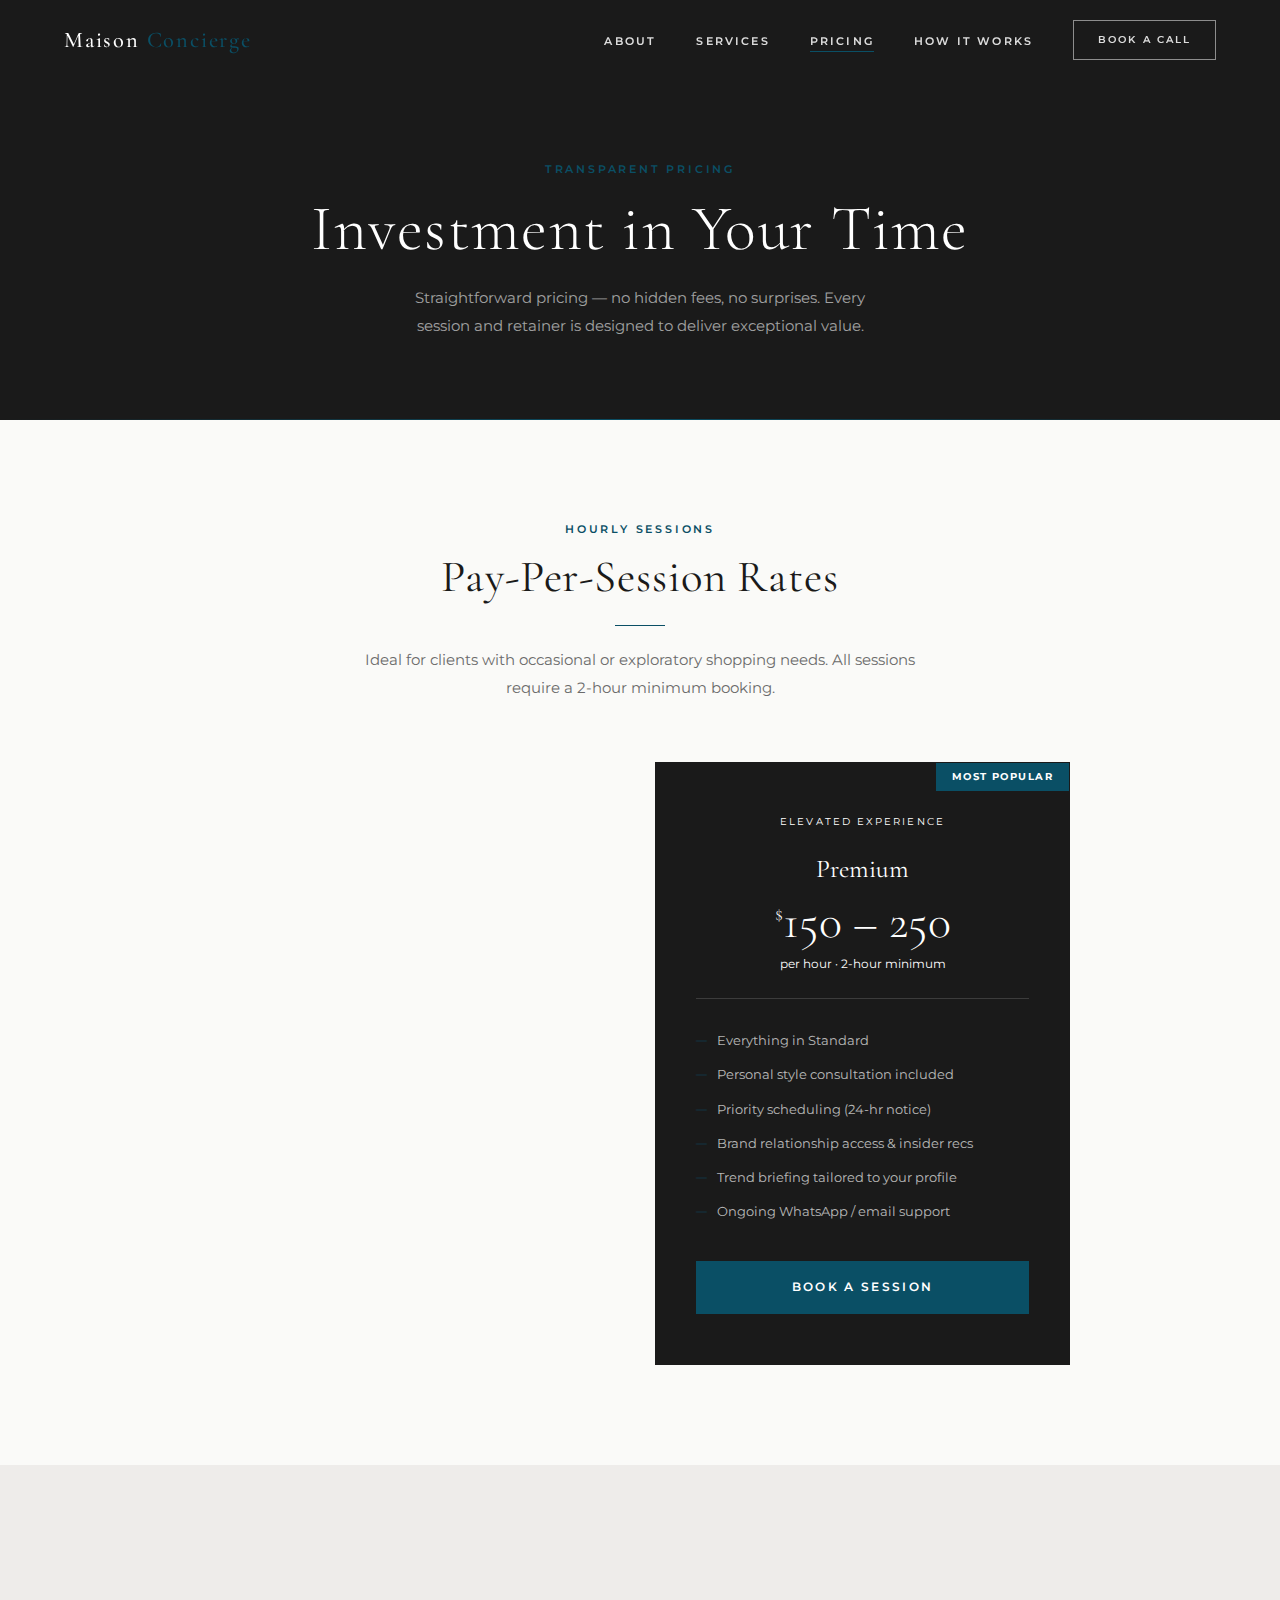
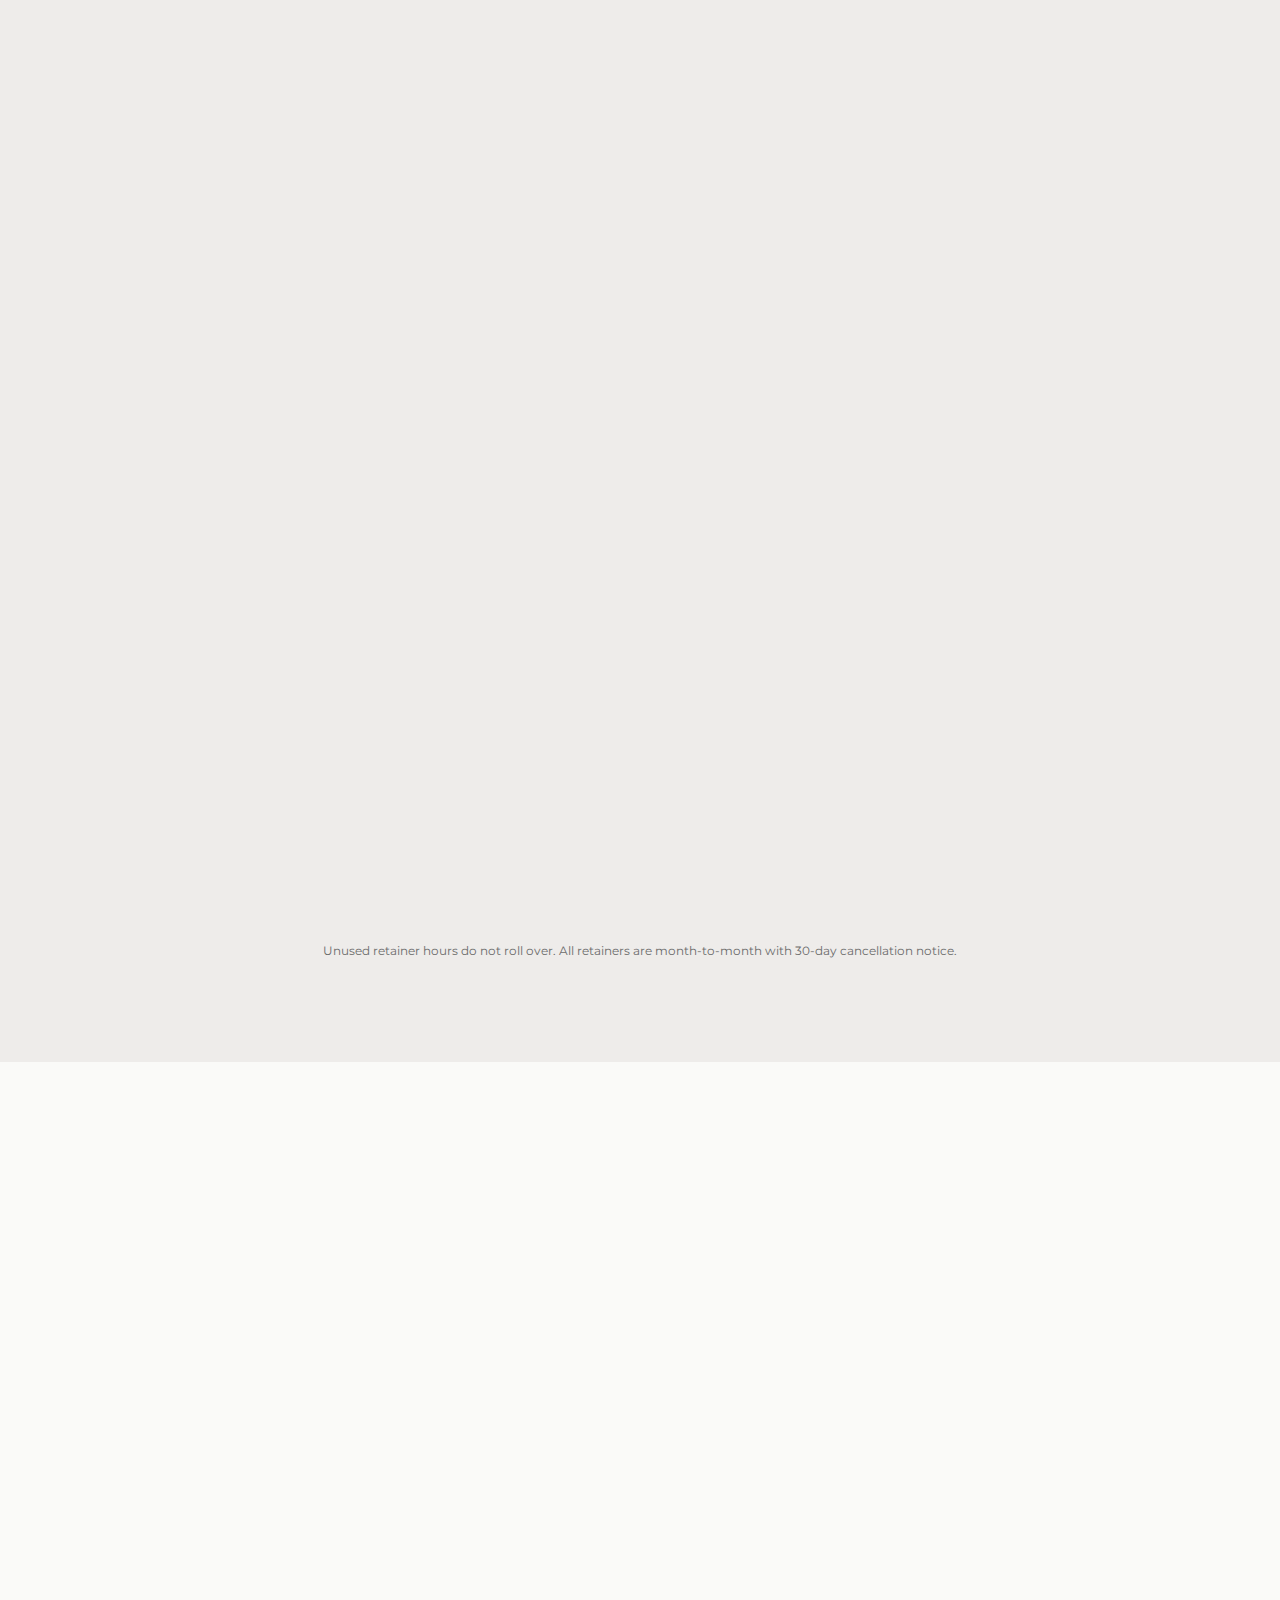
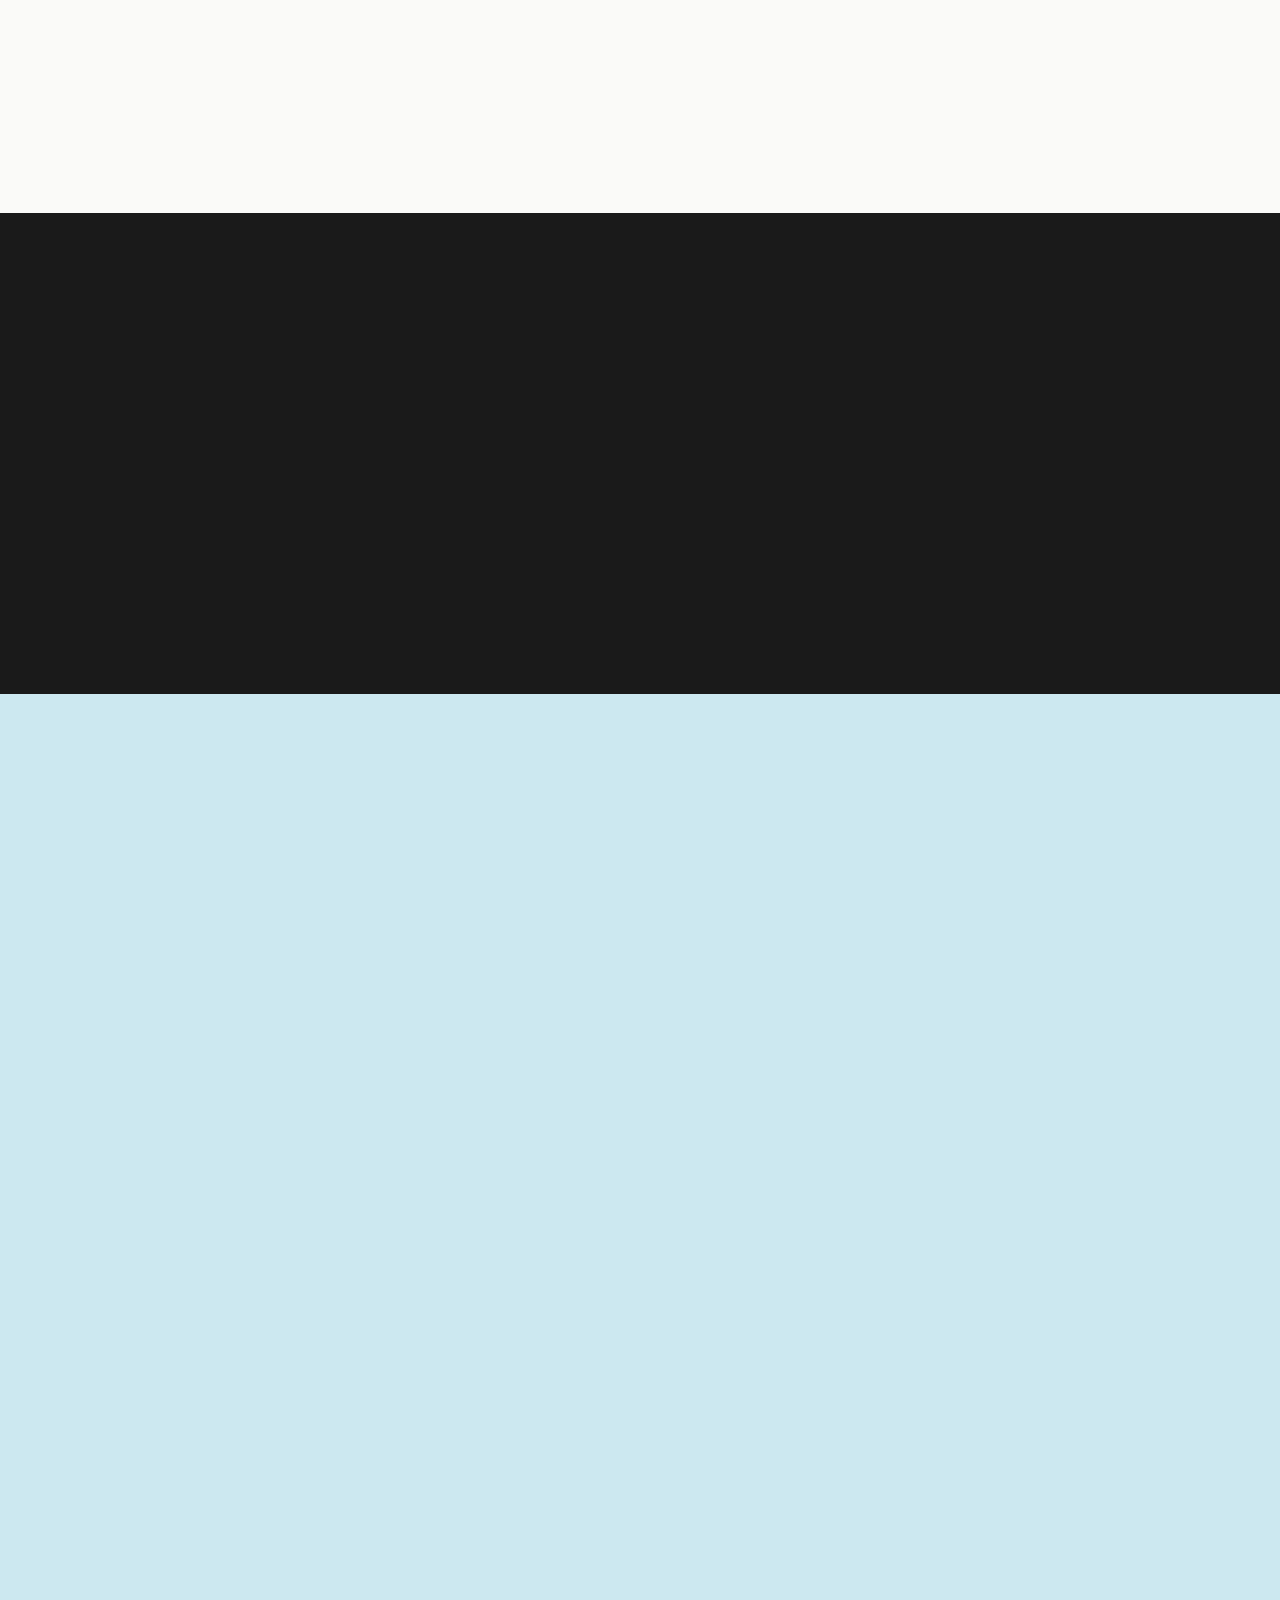
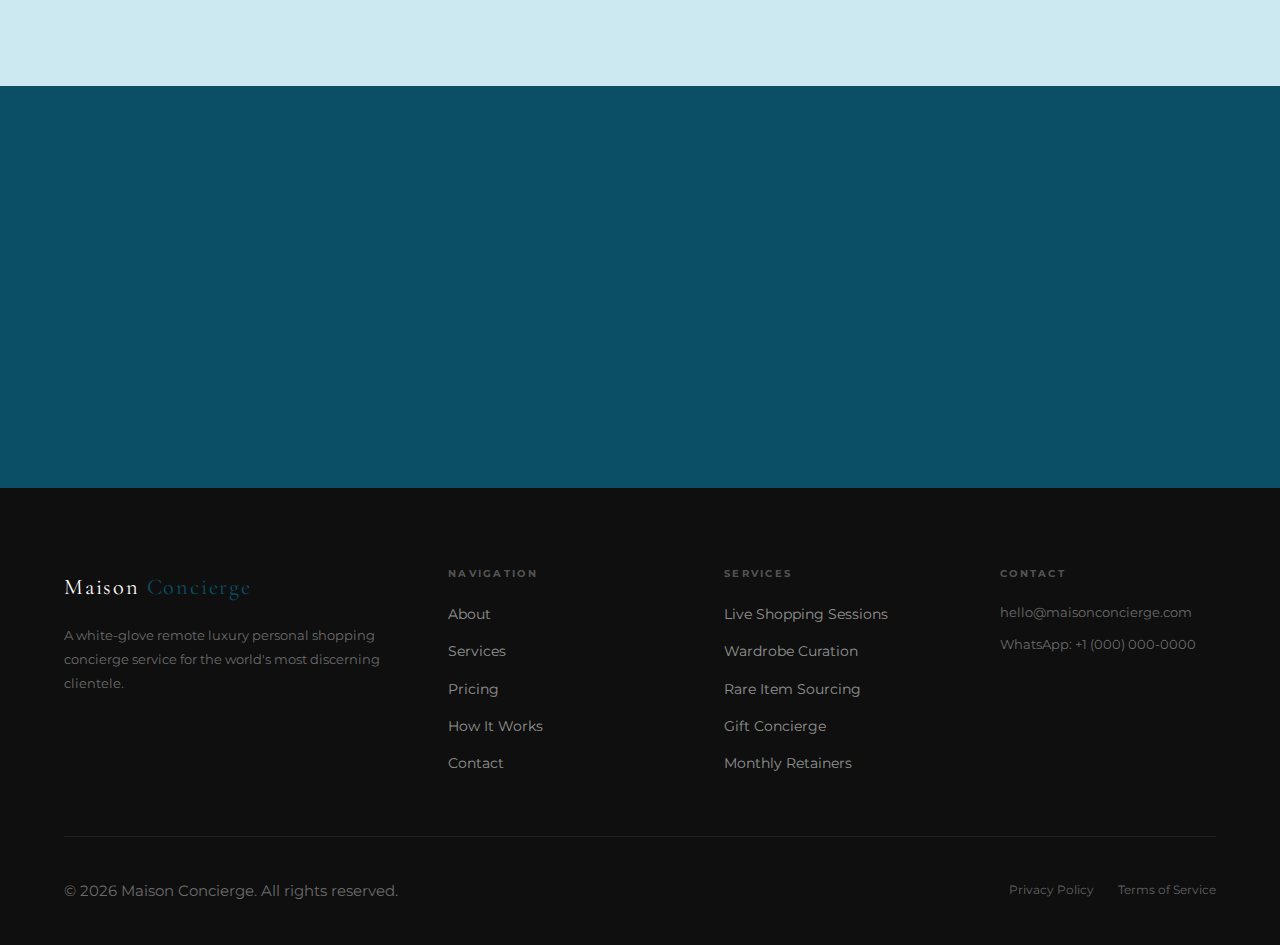
<file: pricing.html>
<!DOCTYPE html>
<html lang="en">
<head>
  <meta charset="UTF-8" />
  <meta name="viewport" content="width=device-width, initial-scale=1.0" />
  <title>Pricing — Maison Concierge</title>
  <meta name="description" content="Transparent pricing for remote luxury personal shopping concierge services — hourly sessions, monthly retainers, and a la carte options." />
  <link rel="preconnect" href="https://fonts.googleapis.com" />
  <link rel="preconnect" href="https://fonts.gstatic.com" crossorigin />
  <link href="https://fonts.googleapis.com/css2?family=Cormorant+Garamond:ital,wght@0,300;0,400;0,500;1,300;1,400&family=Montserrat:wght@300;400;500;600;700&display=swap" rel="stylesheet" />
  <link rel="stylesheet" href="css/style.css" />
</head>
<body>

  <!-- NAVIGATION -->
  <nav class="nav nav--transparent" id="navbar">
    <div class="nav__inner">
      <a href="index.html" class="nav__logo">Maison <span>Concierge</span></a>
      <ul class="nav__links">
        <li><a href="about.html">About</a></li>
        <li><a href="services.html">Services</a></li>
        <li><a href="pricing.html" class="active">Pricing</a></li>
        <li><a href="how-it-works.html">How It Works</a></li>
        <li><a href="contact.html" class="btn btn--outline-light">Book a Call</a></li>
      </ul>
      <button class="nav__hamburger" id="hamburger" aria-label="Open menu">
        <span></span><span></span><span></span>
      </button>
    </div>
  </nav>

  <!-- MOBILE MENU -->
  <div class="mobile-overlay" id="mobileOverlay"></div>
  <nav class="mobile-nav" id="mobileNav">
    <ul class="mobile-nav__links">
      <li><a href="about.html">About</a></li>
      <li><a href="services.html">Services</a></li>
      <li><a href="pricing.html">Pricing</a></li>
      <li><a href="how-it-works.html">How It Works</a></li>
      <li><a href="contact.html">Book a Call</a></li>
    </ul>
    <a href="contact.html" class="btn btn--primary">Schedule Discovery Call</a>
  </nav>

  <!-- PAGE HERO -->
  <section class="page-hero">
    <div class="container">
      <span class="eyebrow">Transparent Pricing</span>
      <h1>Investment in Your Time</h1>
      <p>Straightforward pricing — no hidden fees, no surprises. Every session and retainer is designed to deliver exceptional value.</p>
    </div>
  </section>

  <!-- SESSION PRICING -->
  <section class="section">
    <div class="container">
      <div class="section-header text-center fade-in">
        <span class="eyebrow">Hourly Sessions</span>
        <h2>Pay-Per-Session Rates</h2>
        <div class="divider"></div>
        <p>Ideal for clients with occasional or exploratory shopping needs. All sessions require a 2-hour minimum booking.</p>
      </div>
      <div class="grid-2" style="max-width: 860px; margin: 0 auto; gap: 30px;">
        <div class="pricing-card fade-in">
          <span class="pricing-card__label">Entry Level</span>
          <div class="pricing-card__name">Standard</div>
          <div class="pricing-card__price"><sup>$</sup>75 – 125</div>
          <div class="pricing-card__period">per hour · 2-hour minimum</div>
          <div class="pricing-card__divider"></div>
          <ul class="pricing-card__features">
            <li class="pricing-card__feature">1-on-1 live remote shopping session</li>
            <li class="pricing-card__feature">Real-time product research & curation</li>
            <li class="pricing-card__feature">Purchase coordination & order placement</li>
            <li class="pricing-card__feature">Post-session recap within 24 hours</li>
            <li class="pricing-card__feature">Curated shortlist of reviewed items</li>
          </ul>
          <a href="contact.html" class="btn btn--outline" style="width: 100%; text-align: center;">Book a Session</a>
        </div>
        <div class="pricing-card pricing-card--featured fade-in">
          <div class="pricing-card__badge">Most Popular</div>
          <span class="pricing-card__label">Elevated Experience</span>
          <div class="pricing-card__name">Premium</div>
          <div class="pricing-card__price"><sup>$</sup>150 – 250</div>
          <div class="pricing-card__period">per hour · 2-hour minimum</div>
          <div class="pricing-card__divider"></div>
          <ul class="pricing-card__features">
            <li class="pricing-card__feature">Everything in Standard</li>
            <li class="pricing-card__feature">Personal style consultation included</li>
            <li class="pricing-card__feature">Priority scheduling (24-hr notice)</li>
            <li class="pricing-card__feature">Brand relationship access & insider recs</li>
            <li class="pricing-card__feature">Trend briefing tailored to your profile</li>
            <li class="pricing-card__feature">Ongoing WhatsApp / email support</li>
          </ul>
          <a href="contact.html" class="btn btn--primary" style="width: 100%; text-align: center;">Book a Session</a>
        </div>
      </div>
    </div>
  </section>

  <!-- RETAINER PRICING -->
  <section class="section" style="background-color: var(--gray-light);">
    <div class="container">
      <div class="section-header text-center fade-in">
        <span class="eyebrow">Monthly Retainers</span>
        <h2>Your Dedicated On-Call Concierge</h2>
        <div class="divider"></div>
        <p>For clients who want consistent, priority access to their personal shopper. Retainer clients receive exclusive benefits, guaranteed availability, and a fully managed shopping experience.</p>
      </div>
      <div class="grid-3" style="gap: 24px;">
        <div class="pricing-card fade-in">
          <span class="pricing-card__label">Retainer — Tier 1</span>
          <div class="pricing-card__name">Essential</div>
          <div class="pricing-card__price"><sup>$</sup>3,000</div>
          <div class="pricing-card__period">per month · billed on the 1st</div>
          <div class="pricing-card__divider"></div>
          <ul class="pricing-card__features">
            <li class="pricing-card__feature">8 hours of live sessions per month</li>
            <li class="pricing-card__feature">Priority scheduling within 48 hours</li>
            <li class="pricing-card__feature">Dedicated shopper — assigned to you</li>
            <li class="pricing-card__feature">Unlimited email consultations</li>
            <li class="pricing-card__feature">Monthly curated wishlist</li>
            <li class="pricing-card__feature">Post-session recaps & summaries</li>
          </ul>
          <a href="contact.html" class="btn btn--outline" style="width: 100%; text-align: center;">Enquire Now</a>
        </div>
        <div class="pricing-card pricing-card--featured fade-in">
          <div class="pricing-card__badge">Best Value</div>
          <span class="pricing-card__label">Retainer — Tier 2</span>
          <div class="pricing-card__name">Premier</div>
          <div class="pricing-card__price"><sup>$</sup>5,000</div>
          <div class="pricing-card__period">per month · billed on the 1st</div>
          <div class="pricing-card__divider"></div>
          <ul class="pricing-card__features">
            <li class="pricing-card__feature">15 hours of live sessions per month</li>
            <li class="pricing-card__feature">Priority scheduling within 24 hours</li>
            <li class="pricing-card__feature">Unlimited WhatsApp consultations</li>
            <li class="pricing-card__feature">Seasonal wardrobe planning (quarterly)</li>
            <li class="pricing-card__feature">Gift sourcing & coordination included</li>
            <li class="pricing-card__feature">Exclusive brand previews & early access</li>
            <li class="pricing-card__feature">Trend & new arrival briefings</li>
          </ul>
          <a href="contact.html" class="btn btn--primary" style="width: 100%; text-align: center;">Enquire Now</a>
        </div>
        <div class="pricing-card fade-in">
          <span class="pricing-card__label">Retainer — Tier 3</span>
          <div class="pricing-card__name">Elite</div>
          <div class="pricing-card__price"><sup>$</sup>8,000</div>
          <div class="pricing-card__period">per month · billed on the 1st</div>
          <div class="pricing-card__divider"></div>
          <ul class="pricing-card__features">
            <li class="pricing-card__feature">25 hours of live sessions per month</li>
            <li class="pricing-card__feature">24/7 availability & on-call access</li>
            <li class="pricing-card__feature">Rare & limited item sourcing</li>
            <li class="pricing-card__feature">Full gift program management</li>
            <li class="pricing-card__feature">Travel dressing & event styling</li>
            <li class="pricing-card__feature">Luxury brand liaison & boutique access</li>
            <li class="pricing-card__feature">PA / household manager coordination</li>
            <li class="pricing-card__feature">Quarterly style strategy session</li>
          </ul>
          <a href="contact.html" class="btn btn--outline" style="width: 100%; text-align: center;">Enquire Now</a>
        </div>
      </div>
      <p class="text-center" style="margin-top: 2rem; font-size: 0.78rem; color: var(--gray);">Unused retainer hours do not roll over. All retainers are month-to-month with 30-day cancellation notice.</p>
    </div>
  </section>

  <!-- A LA CARTE -->
  <section class="section">
    <div class="container">
      <div class="section-header text-center fade-in">
        <span class="eyebrow">Flat-Fee Services</span>
        <h2>À La Carte Options</h2>
        <div class="divider"></div>
      </div>
      <div class="grid-2" style="max-width: 860px; margin: 0 auto; gap: 2px;">
        <div style="background: var(--white); border: 1px solid var(--gray-light); padding: 32px 36px;" class="fade-in">
          <div style="display: flex; justify-content: space-between; align-items: flex-start; margin-bottom: 0.75rem;">
            <h3 style="font-size: 1.2rem;">Gift Concierge</h3>
            <span style="color: var(--gold); font-family: 'Cormorant Garamond', serif; font-size: 1.4rem;">From $200</span>
          </div>
          <p style="font-size: 0.85rem; color: var(--gray);">Curated gift sourcing for personal or corporate recipients. Research, selection, purchase, and delivery coordination included.</p>
        </div>
        <div style="background: var(--white); border: 1px solid var(--gray-light); padding: 32px 36px;" class="fade-in">
          <div style="display: flex; justify-content: space-between; align-items: flex-start; margin-bottom: 0.75rem;">
            <h3 style="font-size: 1.2rem;">Seasonal Wardrobe Refresh</h3>
            <span style="color: var(--gold); font-family: 'Cormorant Garamond', serif; font-size: 1.4rem;">From $500</span>
          </div>
          <p style="font-size: 0.85rem; color: var(--gray);">A dedicated session to review and plan your seasonal wardrobe with a curated shopping list and brand recommendations.</p>
        </div>
        <div style="background: var(--white); border: 1px solid var(--gray-light); padding: 32px 36px;" class="fade-in">
          <div style="display: flex; justify-content: space-between; align-items: flex-start; margin-bottom: 0.75rem;">
            <h3 style="font-size: 1.2rem;">Event / Travel Dressing</h3>
            <span style="color: var(--gold); font-family: 'Cormorant Garamond', serif; font-size: 1.4rem;">From $350</span>
          </div>
          <p style="font-size: 0.85rem; color: var(--gray);">Complete look curation for galas, weddings, vacations, and travel — clothing, accessories, and footwear fully coordinated.</p>
        </div>
        <div style="background: var(--white); border: 1px solid var(--gray-light); padding: 32px 36px;" class="fade-in">
          <div style="display: flex; justify-content: space-between; align-items: flex-start; margin-bottom: 0.75rem;">
            <h3 style="font-size: 1.2rem;">Rare Item Sourcing</h3>
            <span style="color: var(--gold); font-family: 'Cormorant Garamond', serif; font-size: 1.4rem;">Custom Quote</span>
          </div>
          <p style="font-size: 0.85rem; color: var(--gray);">Waitlisted, discontinued, and limited pieces. Quoted based on item rarity, research scope, and urgency. Contact us to discuss.</p>
        </div>
      </div>
    </div>
  </section>

  <!-- ADD-ONS -->
  <section class="section section--dark">
    <div class="container">
      <div class="section-header text-center fade-in">
        <span class="eyebrow">Extras</span>
        <h2>Session Add-Ons</h2>
        <div class="divider"></div>
      </div>
      <div class="grid-4">
        <div class="text-center fade-in" style="padding: 28px 20px; border: 1px solid rgba(255,255,255,0.08);">
          <h4 style="color: var(--white); margin-bottom: 0.4rem; font-size: 1rem;">Extended Time</h4>
          <p style="font-size: 0.78rem; color: rgba(255,255,255,0.5); margin-bottom: 0.5rem;">Billed at your applicable hourly rate</p>
        </div>
        <div class="text-center fade-in" style="padding: 28px 20px; border: 1px solid rgba(255,255,255,0.08);">
          <h4 style="color: var(--white); margin-bottom: 0.4rem; font-size: 1rem;">Rush / Same-Day</h4>
          <p style="font-size: 0.78rem; color: rgba(255,255,255,0.5); margin-bottom: 0.5rem;">+25% surcharge on session rate</p>
        </div>
        <div class="text-center fade-in" style="padding: 28px 20px; border: 1px solid rgba(255,255,255,0.08);">
          <h4 style="color: var(--white); margin-bottom: 0.4rem; font-size: 1rem;">Weekend / Holiday</h4>
          <p style="font-size: 0.78rem; color: rgba(255,255,255,0.5); margin-bottom: 0.5rem;">+30% surcharge on session rate</p>
        </div>
        <div class="text-center fade-in" style="padding: 28px 20px; border: 1px solid rgba(255,255,255,0.08);">
          <h4 style="color: var(--white); margin-bottom: 0.4rem; font-size: 1rem;">Session Recording</h4>
          <p style="font-size: 0.78rem; color: rgba(255,255,255,0.5); margin-bottom: 0.5rem;">Complimentary with consent</p>
        </div>
      </div>
    </div>
  </section>

  <!-- POLICIES -->
  <section class="section" style="background-color: var(--gold-pale);">
    <div class="container" style="max-width: 800px;">
      <div class="section-header text-center fade-in">
        <span class="eyebrow">Important to Know</span>
        <h2>Policies & Payment</h2>
        <div class="divider"></div>
      </div>
      <div style="display: flex; flex-direction: column; gap: 20px;">
        <div class="fade-in" style="background: var(--white); padding: 28px 32px; display: flex; gap: 20px; align-items: flex-start;">
          <span style="color: var(--gold); font-size: 1.2rem; flex-shrink: 0; margin-top: 2px;">◈</span>
          <div>
            <h4 style="margin-bottom: 6px;">Payment</h4>
            <p style="font-size: 0.85rem;">Full payment is required prior to every session. Accepted methods: Visa, Mastercard, American Express, and bank transfer. Retainer fees are billed automatically on the 1st of each month.</p>
          </div>
        </div>
        <div class="fade-in" style="background: var(--white); padding: 28px 32px; display: flex; gap: 20px; align-items: flex-start;">
          <span style="color: var(--gold); font-size: 1.2rem; flex-shrink: 0; margin-top: 2px;">◈</span>
          <div>
            <h4 style="margin-bottom: 6px;">Cancellation</h4>
            <p style="font-size: 0.85rem;">48+ hours notice: full credit toward a future session. Under 48 hours: 50% session fee charged. No-show: full session fee charged. Retainers may be cancelled with 30 days written notice before the next billing cycle.</p>
          </div>
        </div>
        <div class="fade-in" style="background: var(--white); padding: 28px 32px; display: flex; gap: 20px; align-items: flex-start;">
          <span style="color: var(--gold); font-size: 1.2rem; flex-shrink: 0; margin-top: 2px;">◈</span>
          <div>
            <h4 style="margin-bottom: 6px;">Purchase Reimbursement</h4>
            <p style="font-size: 0.85rem;">When your concierge makes purchases on your behalf, a valid payment method must be on file. Product costs are billed directly to you — no markup is ever applied to purchases.</p>
          </div>
        </div>
        <div class="fade-in" style="background: var(--white); padding: 28px 32px; display: flex; gap: 20px; align-items: flex-start;">
          <span style="color: var(--gold); font-size: 1.2rem; flex-shrink: 0; margin-top: 2px;">◈</span>
          <div>
            <h4 style="margin-bottom: 6px;">Confidentiality</h4>
            <p style="font-size: 0.85rem;">All client information is protected under a signed NDA. Your purchases, preferences, and identity are never disclosed to any third party.</p>
          </div>
        </div>
      </div>
    </div>
  </section>

  <!-- CTA BANNER -->
  <section class="cta-banner">
    <div class="container fade-in">
      <span class="eyebrow" style="color: rgba(255,255,255,0.7);">Start Today</span>
      <h2>Begin With a Complimentary Call</h2>
      <p>Not sure which tier is right for you? Our discovery call is free, and it's the best way to find your perfect fit.</p>
      <a href="contact.html" class="btn" style="background: var(--white); color: var(--gold); border-color: var(--white);">Book Your Free Discovery Call</a>
    </div>
  </section>

  <!-- FOOTER -->
  <footer class="footer">
    <div class="container">
      <div class="footer__grid">
        <div>
          <div class="footer__brand">Maison <span>Concierge</span></div>
          <p class="footer__tagline">A white-glove remote luxury personal shopping concierge service for the world's most discerning clientele.</p>
        </div>
        <div class="footer__col">
          <h4>Navigation</h4>
          <ul class="footer__links">
            <li><a href="about.html">About</a></li>
            <li><a href="services.html">Services</a></li>
            <li><a href="pricing.html">Pricing</a></li>
            <li><a href="how-it-works.html">How It Works</a></li>
            <li><a href="contact.html">Contact</a></li>
          </ul>
        </div>
        <div class="footer__col">
          <h4>Services</h4>
          <ul class="footer__links">
            <li><a href="services.html">Live Shopping Sessions</a></li>
            <li><a href="services.html">Wardrobe Curation</a></li>
            <li><a href="services.html">Rare Item Sourcing</a></li>
            <li><a href="services.html">Gift Concierge</a></li>
            <li><a href="pricing.html">Monthly Retainers</a></li>
          </ul>
        </div>
        <div class="footer__col">
          <h4>Contact</h4>
          <p class="footer__contact-item">hello@maisonconcierge.com</p>
          <p class="footer__contact-item">WhatsApp: +1 (000) 000-0000</p>
        </div>
      </div>
      <div class="footer__bottom">
        <p>&copy; 2026 Maison Concierge. All rights reserved.</p>
        <div class="footer__legal">
          <a href="#">Privacy Policy</a>
          <a href="#">Terms of Service</a>
        </div>
      </div>
    </div>
  </footer>

  <script src="js/main.js"></script>
</body>
</html>
</file>
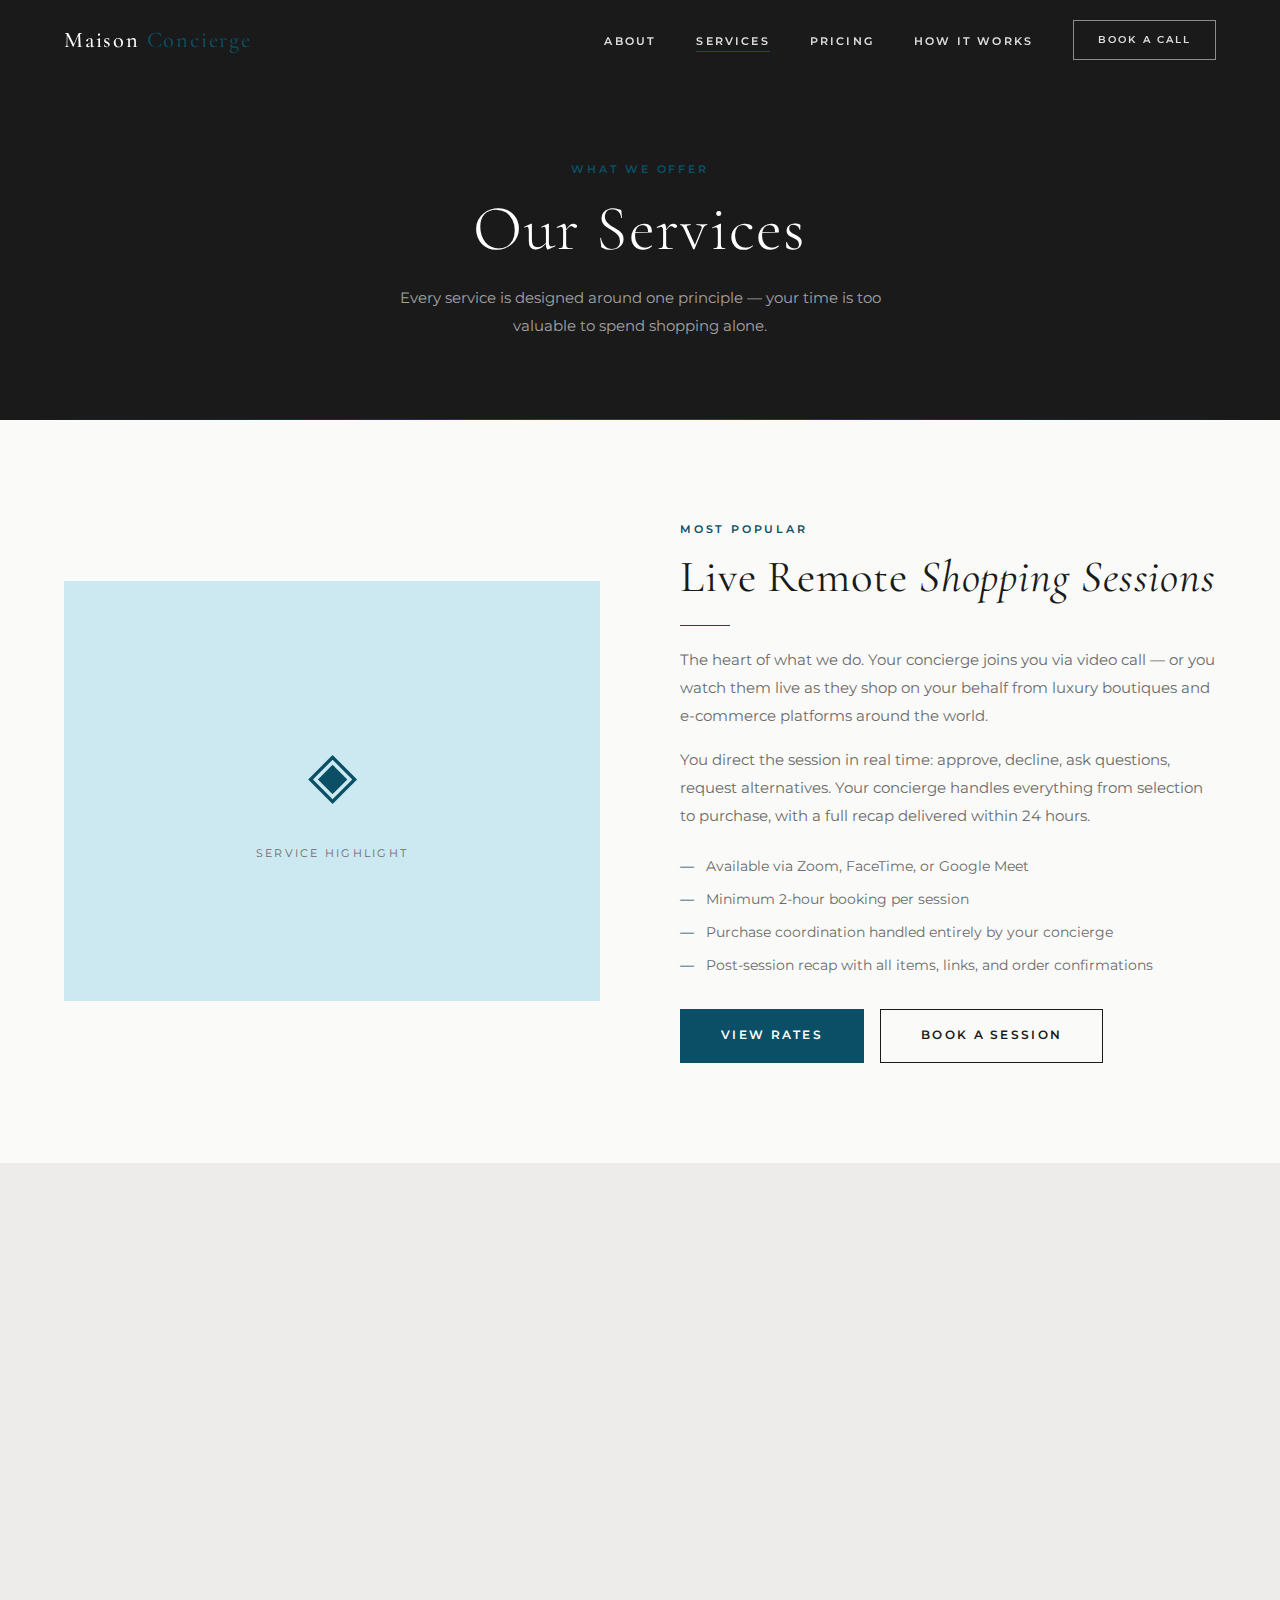
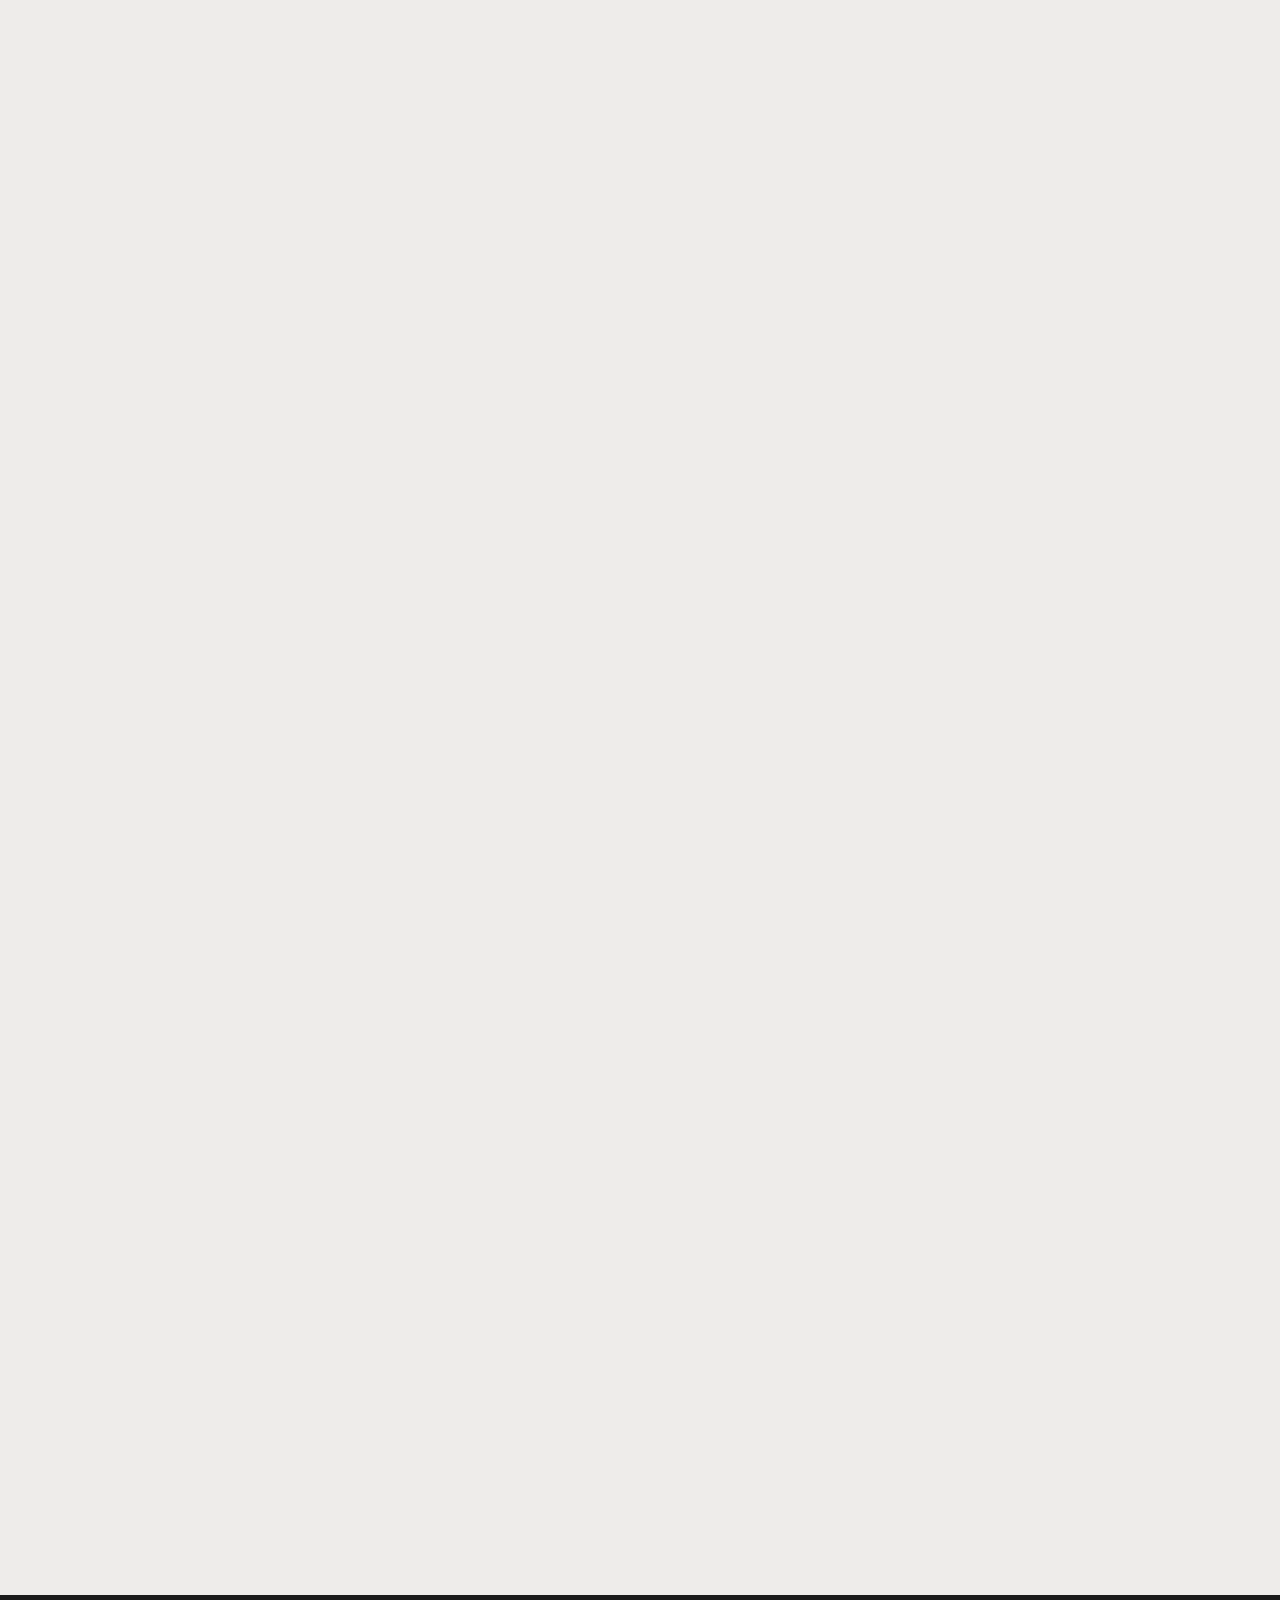
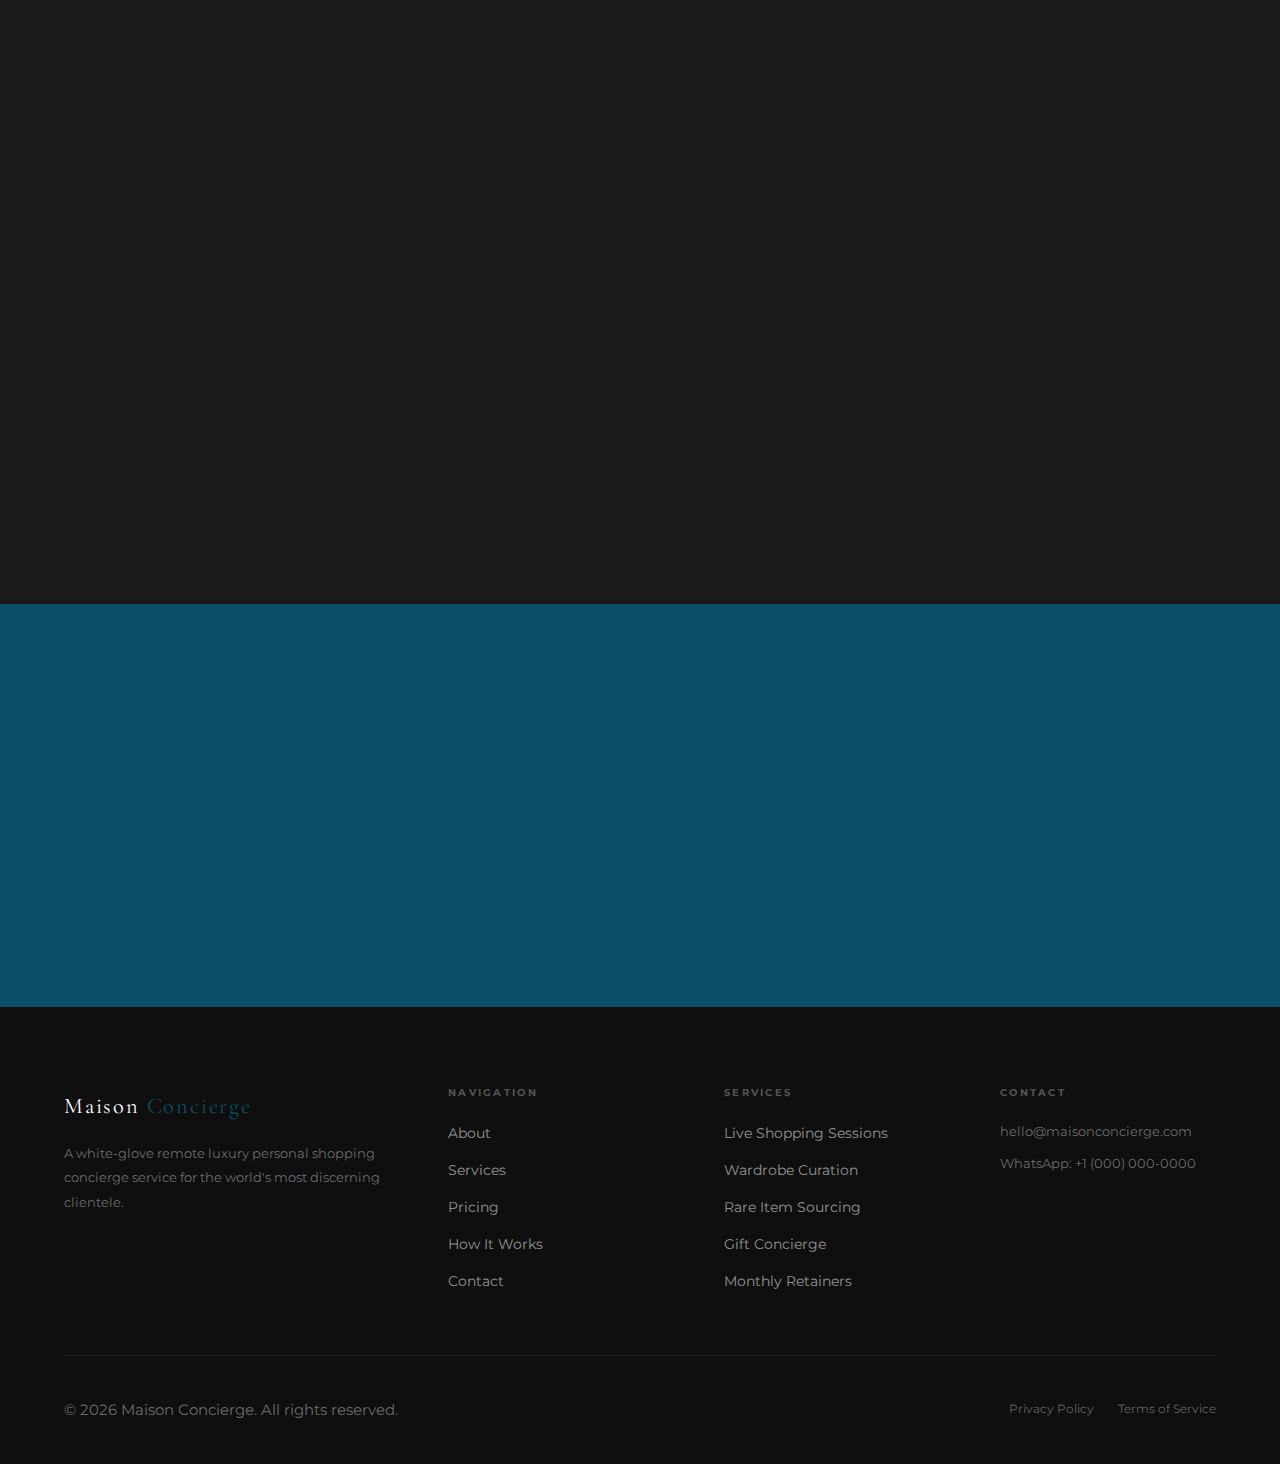
<file: services.html>
<!DOCTYPE html>
<html lang="en">
<head>
  <meta charset="UTF-8" />
  <meta name="viewport" content="width=device-width, initial-scale=1.0" />
  <title>Services — Maison Concierge</title>
  <meta name="description" content="Explore the full range of remote luxury personal shopping services — from live sessions and wardrobe curation to rare item sourcing and gift concierge." />
  <link rel="preconnect" href="https://fonts.googleapis.com" />
  <link rel="preconnect" href="https://fonts.gstatic.com" crossorigin />
  <link href="https://fonts.googleapis.com/css2?family=Cormorant+Garamond:ital,wght@0,300;0,400;0,500;1,300;1,400&family=Montserrat:wght@300;400;500;600;700&display=swap" rel="stylesheet" />
  <link rel="stylesheet" href="css/style.css" />
</head>
<body>

  <!-- NAVIGATION -->
  <nav class="nav nav--transparent" id="navbar">
    <div class="nav__inner">
      <a href="index.html" class="nav__logo">Maison <span>Concierge</span></a>
      <ul class="nav__links">
        <li><a href="about.html">About</a></li>
        <li><a href="services.html" class="active">Services</a></li>
        <li><a href="pricing.html">Pricing</a></li>
        <li><a href="how-it-works.html">How It Works</a></li>
        <li><a href="contact.html" class="btn btn--outline-light">Book a Call</a></li>
      </ul>
      <button class="nav__hamburger" id="hamburger" aria-label="Open menu">
        <span></span><span></span><span></span>
      </button>
    </div>
  </nav>

  <!-- MOBILE MENU -->
  <div class="mobile-overlay" id="mobileOverlay"></div>
  <nav class="mobile-nav" id="mobileNav">
    <ul class="mobile-nav__links">
      <li><a href="about.html">About</a></li>
      <li><a href="services.html">Services</a></li>
      <li><a href="pricing.html">Pricing</a></li>
      <li><a href="how-it-works.html">How It Works</a></li>
      <li><a href="contact.html">Book a Call</a></li>
    </ul>
    <a href="contact.html" class="btn btn--primary">Schedule Discovery Call</a>
  </nav>

  <!-- PAGE HERO -->
  <section class="page-hero">
    <div class="container">
      <span class="eyebrow">What We Offer</span>
      <h1>Our Services</h1>
      <p>Every service is designed around one principle — your time is too valuable to spend shopping alone.</p>
    </div>
  </section>

  <!-- CORE SERVICE: LIVE SESSIONS -->
  <section class="section">
    <div class="container">
      <div class="grid-2" style="gap: 80px; align-items: center;">
        <div class="fade-in" style="background-color: var(--gold-pale); min-height: 420px; display: flex; align-items: center; justify-content: center; padding: 60px;">
          <div style="text-align: center;">
            <div style="font-size: 4rem; color: var(--gold); margin-bottom: 1rem;">◈</div>
            <p style="font-size: 0.7rem; letter-spacing: 0.2em; text-transform: uppercase; color: var(--gray);">Service Highlight</p>
          </div>
        </div>
        <div class="fade-in">
          <span class="eyebrow">Most Popular</span>
          <h2>Live Remote <em class="italic">Shopping Sessions</em></h2>
          <div class="divider divider--left"></div>
          <p>The heart of what we do. Your concierge joins you via video call — or you watch them live as they shop on your behalf from luxury boutiques and e-commerce platforms around the world.</p>
          <p style="margin-top: 1rem;">You direct the session in real time: approve, decline, ask questions, request alternatives. Your concierge handles everything from selection to purchase, with a full recap delivered within 24 hours.</p>
          <ul style="margin-top: 1.5rem; display: flex; flex-direction: column; gap: 10px;">
            <li style="display: flex; gap: 12px; font-size: 0.85rem; color: var(--gray);">
              <span style="color: var(--gold);">—</span> Available via Zoom, FaceTime, or Google Meet
            </li>
            <li style="display: flex; gap: 12px; font-size: 0.85rem; color: var(--gray);">
              <span style="color: var(--gold);">—</span> Minimum 2-hour booking per session
            </li>
            <li style="display: flex; gap: 12px; font-size: 0.85rem; color: var(--gray);">
              <span style="color: var(--gold);">—</span> Purchase coordination handled entirely by your concierge
            </li>
            <li style="display: flex; gap: 12px; font-size: 0.85rem; color: var(--gray);">
              <span style="color: var(--gold);">—</span> Post-session recap with all items, links, and order confirmations
            </li>
          </ul>
          <div style="margin-top: 2rem; display: flex; gap: 16px; flex-wrap: wrap;">
            <a href="pricing.html" class="btn btn--primary">View Rates</a>
            <a href="contact.html" class="btn btn--outline">Book a Session</a>
          </div>
        </div>
      </div>
    </div>
  </section>

  <!-- ALL SERVICES GRID -->
  <section class="section" style="background-color: var(--gray-light);">
    <div class="container">
      <div class="section-header text-center fade-in">
        <span class="eyebrow">Full Service Menu</span>
        <h2>Everything We Offer</h2>
        <div class="divider"></div>
        <p>From a single gift to a fully managed wardrobe — choose the service that fits your needs, or combine them for a complete luxury lifestyle solution.</p>
      </div>

      <!-- SERVICE CARDS -->
      <div style="display: flex; flex-direction: column; gap: 24px;">

        <!-- Wardrobe Curation -->
        <div class="card fade-in" style="display: flex; gap: 40px; align-items: flex-start; flex-wrap: wrap;">
          <div style="flex: 0 0 60px; color: var(--gold); font-size: 2rem; margin-top: 4px;">◈</div>
          <div style="flex: 1; min-width: 250px;">
            <div style="display: flex; justify-content: space-between; align-items: flex-start; flex-wrap: wrap; gap: 12px; margin-bottom: 0.75rem;">
              <h3 class="card__title" style="margin: 0;">Wardrobe Curation & Seasonal Refresh</h3>
              <span style="background: var(--gold-pale); color: var(--gold); font-size: 0.65rem; font-weight: 700; letter-spacing: 0.15em; text-transform: uppercase; padding: 6px 14px;">From $500</span>
            </div>
            <p class="card__text">A dedicated session to audit your current wardrobe, identify gaps, and create a curated shopping plan for the season. Includes brand recommendations, budget breakdown, and a visual lookbook delivered after the session.</p>
            <p class="card__text" style="margin-top: 0.5rem;">Perfect for a new season, a lifestyle change, a move to a new city, or simply the desire for a fresh perspective from an expert eye.</p>
          </div>
        </div>

        <!-- Rare Item Sourcing -->
        <div class="card fade-in" style="display: flex; gap: 40px; align-items: flex-start; flex-wrap: wrap;">
          <div style="flex: 0 0 60px; color: var(--gold); font-size: 2rem; margin-top: 4px;">◈</div>
          <div style="flex: 1; min-width: 250px;">
            <div style="display: flex; justify-content: space-between; align-items: flex-start; flex-wrap: wrap; gap: 12px; margin-bottom: 0.75rem;">
              <h3 class="card__title" style="margin: 0;">Rare & Limited-Edition Item Sourcing</h3>
              <span style="background: var(--gold-pale); color: var(--gold); font-size: 0.65rem; font-weight: 700; letter-spacing: 0.15em; text-transform: uppercase; padding: 6px 14px;">Custom Quote</span>
            </div>
            <p class="card__text">Hermès Birkin and Kelly bags, Patek Philippe and Audemars Piguet timepieces, limited-edition designer collaborations, vintage Chanel — we leverage our network to locate and secure what you cannot find on your own.</p>
            <p class="card__text" style="margin-top: 0.5rem;">Pricing is based on item rarity, research scope, and urgency. Contact us to discuss your specific item.</p>
          </div>
        </div>

        <!-- Gift Concierge -->
        <div class="card fade-in" style="display: flex; gap: 40px; align-items: flex-start; flex-wrap: wrap;">
          <div style="flex: 0 0 60px; color: var(--gold); font-size: 2rem; margin-top: 4px;">◈</div>
          <div style="flex: 1; min-width: 250px;">
            <div style="display: flex; justify-content: space-between; align-items: flex-start; flex-wrap: wrap; gap: 12px; margin-bottom: 0.75rem;">
              <h3 class="card__title" style="margin: 0;">Gift Concierge</h3>
              <span style="background: var(--gold-pale); color: var(--gold); font-size: 0.65rem; font-weight: 700; letter-spacing: 0.15em; text-transform: uppercase; padding: 6px 14px;">From $200</span>
            </div>
            <p class="card__text">Impeccably sourced gifts for every occasion — birthdays, anniversaries, holidays, client appreciation, and more. We research, source, purchase, and coordinate luxury delivery on your behalf.</p>
            <p class="card__text" style="margin-top: 0.5rem;">Available for personal and corporate gifting. Volume pricing available for corporate clients gifting multiple recipients.</p>
          </div>
        </div>

        <!-- Event & Travel Dressing -->
        <div class="card fade-in" style="display: flex; gap: 40px; align-items: flex-start; flex-wrap: wrap;">
          <div style="flex: 0 0 60px; color: var(--gold); font-size: 2rem; margin-top: 4px;">◈</div>
          <div style="flex: 1; min-width: 250px;">
            <div style="display: flex; justify-content: space-between; align-items: flex-start; flex-wrap: wrap; gap: 12px; margin-bottom: 0.75rem;">
              <h3 class="card__title" style="margin: 0;">Event & Travel Dressing</h3>
              <span style="background: var(--gold-pale); color: var(--gold); font-size: 0.65rem; font-weight: 700; letter-spacing: 0.15em; text-transform: uppercase; padding: 6px 14px;">From $350</span>
            </div>
            <p class="card__text">Complete look curation for galas, charity events, weddings, and international travel. Your concierge considers venue, dress code, climate, and your personal style to create a fully coordinated outfit — head to toe.</p>
            <p class="card__text" style="margin-top: 0.5rem;">Includes clothing, footwear, accessories, and luggage coordination for travel clients. Alteration and tailoring coordination available upon request.</p>
          </div>
        </div>

        <!-- Style Consultation -->
        <div class="card fade-in" style="display: flex; gap: 40px; align-items: flex-start; flex-wrap: wrap;">
          <div style="flex: 0 0 60px; color: var(--gold); font-size: 2rem; margin-top: 4px;">◈</div>
          <div style="flex: 1; min-width: 250px;">
            <div style="display: flex; justify-content: space-between; align-items: flex-start; flex-wrap: wrap; gap: 12px; margin-bottom: 0.75rem;">
              <h3 class="card__title" style="margin: 0;">Personal Style Consultation</h3>
              <span style="background: var(--gold-pale); color: var(--gold); font-size: 0.65rem; font-weight: 700; letter-spacing: 0.15em; text-transform: uppercase; padding: 6px 14px;">Included in Premium+</span>
            </div>
            <p class="card__text">A deep-dive into your aesthetic identity. Together, we define your style vocabulary, identify what works for your body, lifestyle, and goals — and create a strategic framework your concierge uses to shop for you with precision going forward.</p>
            <p class="card__text" style="margin-top: 0.5rem;">Delivered as a 2-hour session with a written style guide document and curated brand map provided afterward.</p>
          </div>
        </div>

        <!-- Monthly Retainer -->
        <div class="card fade-in" style="display: flex; gap: 40px; align-items: flex-start; flex-wrap: wrap; border-color: var(--gold);">
          <div style="flex: 0 0 60px; color: var(--gold); font-size: 2rem; margin-top: 4px;">◈</div>
          <div style="flex: 1; min-width: 250px;">
            <div style="display: flex; justify-content: space-between; align-items: flex-start; flex-wrap: wrap; gap: 12px; margin-bottom: 0.75rem;">
              <h3 class="card__title" style="margin: 0;">Monthly Retainer — On-Call Concierge</h3>
              <span style="background: var(--gold); color: var(--white); font-size: 0.65rem; font-weight: 700; letter-spacing: 0.15em; text-transform: uppercase; padding: 6px 14px;">From $3,000 / mo</span>
            </div>
            <p class="card__text">For clients who want a dedicated, always-available personal shopper. Choose from three retainer tiers — Essential, Premier, or Elite — each offering guaranteed session hours, priority access, and personalized service at a level that fits your lifestyle.</p>
            <p class="card__text" style="margin-top: 0.5rem;">Retainer clients receive exclusive benefits unavailable to session-only clients, including brand previews, 24/7 access (Elite), and a fully managed shopping program.</p>
            <a href="pricing.html" class="btn btn--primary" style="margin-top: 1.5rem;">View Retainer Plans</a>
          </div>
        </div>

      </div>
    </div>
  </section>

  <!-- ADD-ONS -->
  <section class="section section--dark">
    <div class="container">
      <div class="section-header text-center fade-in">
        <span class="eyebrow">Extras</span>
        <h2>Service Add-Ons</h2>
        <div class="divider"></div>
        <p>Enhance any session or retainer with the following options.</p>
      </div>
      <div class="grid-4">
        <div class="text-center fade-in" style="padding: 32px 24px; border: 1px solid rgba(255,255,255,0.08);">
          <div style="font-size: 0.65rem; letter-spacing: 0.2em; text-transform: uppercase; color: var(--gold); margin-bottom: 0.5rem;">Add-On</div>
          <h4 style="color: var(--white); margin-bottom: 0.5rem;">Rush Booking</h4>
          <p style="font-size: 0.82rem;">Same-day scheduling available at a 25% surcharge on your session rate.</p>
        </div>
        <div class="text-center fade-in" style="padding: 32px 24px; border: 1px solid rgba(255,255,255,0.08);">
          <div style="font-size: 0.65rem; letter-spacing: 0.2em; text-transform: uppercase; color: var(--gold); margin-bottom: 0.5rem;">Add-On</div>
          <h4 style="color: var(--white); margin-bottom: 0.5rem;">Weekend Access</h4>
          <p style="font-size: 0.82rem;">Weekend and holiday sessions are available at a 30% surcharge.</p>
        </div>
        <div class="text-center fade-in" style="padding: 32px 24px; border: 1px solid rgba(255,255,255,0.08);">
          <div style="font-size: 0.65rem; letter-spacing: 0.2em; text-transform: uppercase; color: var(--gold); margin-bottom: 0.5rem;">Add-On</div>
          <h4 style="color: var(--white); margin-bottom: 0.5rem;">Session Recording</h4>
          <p style="font-size: 0.82rem;">A personal copy of your session recording, sent securely. Complimentary with consent.</p>
        </div>
        <div class="text-center fade-in" style="padding: 32px 24px; border: 1px solid rgba(255,255,255,0.08);">
          <div style="font-size: 0.65rem; letter-spacing: 0.2em; text-transform: uppercase; color: var(--gold); margin-bottom: 0.5rem;">Add-On</div>
          <h4 style="color: var(--white); margin-bottom: 0.5rem;">Assistant Coordination</h4>
          <p style="font-size: 0.82rem;">We liaise directly with your PA or household manager. Included in Elite retainer.</p>
        </div>
      </div>
    </div>
  </section>

  <!-- CTA BANNER -->
  <section class="cta-banner">
    <div class="container fade-in">
      <span class="eyebrow" style="color: rgba(255,255,255,0.7);">Get Started</span>
      <h2>Not Sure Which Service Is Right for You?</h2>
      <p>Book a complimentary 15-minute discovery call and we'll help you find the perfect fit.</p>
      <a href="contact.html" class="btn" style="background: var(--white); color: var(--gold); border-color: var(--white);">Schedule a Discovery Call</a>
    </div>
  </section>

  <!-- FOOTER -->
  <footer class="footer">
    <div class="container">
      <div class="footer__grid">
        <div>
          <div class="footer__brand">Maison <span>Concierge</span></div>
          <p class="footer__tagline">A white-glove remote luxury personal shopping concierge service for the world's most discerning clientele.</p>
        </div>
        <div class="footer__col">
          <h4>Navigation</h4>
          <ul class="footer__links">
            <li><a href="about.html">About</a></li>
            <li><a href="services.html">Services</a></li>
            <li><a href="pricing.html">Pricing</a></li>
            <li><a href="how-it-works.html">How It Works</a></li>
            <li><a href="contact.html">Contact</a></li>
          </ul>
        </div>
        <div class="footer__col">
          <h4>Services</h4>
          <ul class="footer__links">
            <li><a href="services.html">Live Shopping Sessions</a></li>
            <li><a href="services.html">Wardrobe Curation</a></li>
            <li><a href="services.html">Rare Item Sourcing</a></li>
            <li><a href="services.html">Gift Concierge</a></li>
            <li><a href="pricing.html">Monthly Retainers</a></li>
          </ul>
        </div>
        <div class="footer__col">
          <h4>Contact</h4>
          <p class="footer__contact-item">hello@maisonconcierge.com</p>
          <p class="footer__contact-item">WhatsApp: +1 (000) 000-0000</p>
        </div>
      </div>
      <div class="footer__bottom">
        <p>&copy; 2026 Maison Concierge. All rights reserved.</p>
        <div class="footer__legal">
          <a href="#">Privacy Policy</a>
          <a href="#">Terms of Service</a>
        </div>
      </div>
    </div>
  </footer>

  <script src="js/main.js"></script>
</body>
</html>
</file>
<file: css/style.css>
/* ============================================================
   REMOTE LUXURY PERSONAL SHOPPING CONCIERGE
   Main Stylesheet
   ============================================================ */

/* === CSS VARIABLES === */
:root {
  --cream:       #FAFAF8;
  --black:       #0F0F0F;
  --charcoal:    #1A1A1A;
  --gold:        #0A4F65;
  --gold-light:  #1A7090;
  --gold-pale:   #CCE8F0;
  --gray:        #6B6B6B;
  --gray-light:  #EEECEA;
  --white:       #FFFFFF;
  --max-width:   1200px;
  --nav-height:  80px;
  --transition:  0.3s ease;
}

/* === RESET & BASE === */
*, *::before, *::after {
  box-sizing: border-box;
  margin: 0;
  padding: 0;
}

html {
  scroll-behavior: smooth;
  font-size: 16px;
}

body {
  font-family: 'Montserrat', sans-serif;
  background-color: var(--cream);
  color: var(--charcoal);
  line-height: 1.7;
  -webkit-font-smoothing: antialiased;
}

img {
  max-width: 100%;
  display: block;
}

a {
  color: inherit;
  text-decoration: none;
}

ul {
  list-style: none;
}

/* === TYPOGRAPHY === */
h1, h2, h3, h4, h5 {
  font-family: 'Cormorant Garamond', serif;
  font-weight: 400;
  line-height: 1.2;
  letter-spacing: 0.02em;
}

h1 { font-size: clamp(2.4rem, 5vw, 4rem); }
h2 { font-size: clamp(1.8rem, 3.5vw, 2.8rem); }
h3 { font-size: clamp(1.3rem, 2.5vw, 1.8rem); }
h4 { font-size: 1.2rem; }

p {
  font-size: 0.95rem;
  color: var(--gray);
  line-height: 1.85;
}

.eyebrow {
  font-family: 'Montserrat', sans-serif;
  font-size: 0.7rem;
  font-weight: 600;
  letter-spacing: 0.25em;
  text-transform: uppercase;
  color: var(--gold);
  display: block;
  margin-bottom: 0.75rem;
}

/* === LAYOUT === */
.container {
  width: 90%;
  max-width: var(--max-width);
  margin: 0 auto;
}

.section {
  padding: 100px 0;
}

.section--dark {
  background-color: var(--charcoal);
  color: var(--white);
}

.section--dark p {
  color: rgba(255,255,255,0.65);
}

.section--dark h2,
.section--dark h3 {
  color: var(--white);
}

.section--gold {
  background-color: var(--gold-pale);
}

.section--cream {
  background-color: var(--cream);
}

.text-center { text-align: center; }

.section-header {
  margin-bottom: 60px;
}

.section-header p {
  max-width: 580px;
  margin: 1rem auto 0;
}

.grid-2 {
  display: grid;
  grid-template-columns: 1fr 1fr;
  gap: 40px;
  align-items: center;
}

.grid-3 {
  display: grid;
  grid-template-columns: repeat(3, 1fr);
  gap: 30px;
}

.grid-4 {
  display: grid;
  grid-template-columns: repeat(4, 1fr);
  gap: 24px;
}

/* === BUTTONS === */
.btn {
  display: inline-block;
  font-family: 'Montserrat', sans-serif;
  font-size: 0.72rem;
  font-weight: 600;
  letter-spacing: 0.2em;
  text-transform: uppercase;
  padding: 16px 40px;
  border: 1.5px solid transparent;
  cursor: pointer;
  transition: all var(--transition);
  text-align: center;
}

.btn--primary {
  background-color: var(--gold);
  color: var(--white);
  border-color: var(--gold);
}

.btn--primary:hover {
  background-color: var(--gold-light);
  border-color: var(--gold-light);
}

.btn--outline {
  background-color: transparent;
  color: var(--charcoal);
  border-color: var(--charcoal);
}

.btn--outline:hover {
  background-color: var(--charcoal);
  color: var(--white);
}

.btn--outline-light {
  background-color: transparent;
  color: var(--white);
  border-color: rgba(255,255,255,0.5);
}

.btn--outline-light:hover {
  background-color: var(--white);
  color: var(--charcoal);
  border-color: var(--white);
}

.btn--gold-outline {
  background-color: transparent;
  color: var(--gold);
  border-color: var(--gold);
}

.btn--gold-outline:hover {
  background-color: var(--gold);
  color: var(--white);
}

/* === DIVIDER === */
.divider {
  width: 50px;
  height: 1px;
  background-color: var(--gold);
  margin: 20px auto;
}

.divider--left {
  margin: 20px 0;
}

/* === NAVIGATION === */
.nav {
  position: fixed;
  top: 0;
  left: 0;
  right: 0;
  z-index: 1000;
  height: var(--nav-height);
  display: flex;
  align-items: center;
  transition: background-color var(--transition), box-shadow var(--transition);
}

.nav--transparent {
  background-color: transparent;
}

.nav--scrolled {
  background-color: var(--white);
  box-shadow: 0 1px 20px rgba(0,0,0,0.08);
}

.nav__inner {
  width: 90%;
  max-width: var(--max-width);
  margin: 0 auto;
  display: flex;
  align-items: center;
  justify-content: space-between;
}

.nav__logo {
  font-family: 'Cormorant Garamond', serif;
  font-size: 1.4rem;
  font-weight: 500;
  letter-spacing: 0.08em;
  color: var(--white);
  transition: color var(--transition);
}

.nav--scrolled .nav__logo {
  color: var(--charcoal);
}

.nav__logo span {
  color: var(--gold);
}

.nav__links {
  display: flex;
  align-items: center;
  gap: 40px;
}

.nav__links a {
  font-size: 0.68rem;
  font-weight: 600;
  letter-spacing: 0.2em;
  text-transform: uppercase;
  color: rgba(255,255,255,0.85);
  transition: color var(--transition);
  position: relative;
}

.nav__links a::after {
  content: '';
  position: absolute;
  bottom: -4px;
  left: 0;
  width: 0;
  height: 1px;
  background-color: var(--gold);
  transition: width var(--transition);
}

.nav__links a:hover::after,
.nav__links a.active::after {
  width: 100%;
}

.nav--scrolled .nav__links a {
  color: var(--gray);
}

.nav--scrolled .nav__links a:hover {
  color: var(--charcoal);
}

.nav__links .btn {
  padding: 10px 24px;
  font-size: 0.65rem;
}

.nav__hamburger {
  display: none;
  flex-direction: column;
  gap: 5px;
  cursor: pointer;
  background: none;
  border: none;
  padding: 4px;
}

.nav__hamburger span {
  display: block;
  width: 24px;
  height: 1.5px;
  background-color: var(--white);
  transition: all var(--transition);
}

.nav--scrolled .nav__hamburger span {
  background-color: var(--charcoal);
}

/* === HERO === */
.hero {
  position: relative;
  min-height: 100vh;
  display: flex;
  align-items: center;
  justify-content: center;
  text-align: center;
  background-color: var(--charcoal);
  overflow: hidden;
}

.hero::before {
  content: '';
  position: absolute;
  inset: 0;
  background: linear-gradient(
    135deg,
    rgba(15,15,15,0.92) 0%,
    rgba(26,26,26,0.75) 50%,
    rgba(184,151,90,0.15) 100%
  );
  z-index: 1;
}

.hero__bg {
  position: absolute;
  inset: 0;
  background-image: url('../images/hero-bg.jpg');
  background-size: cover;
  background-position: center;
  opacity: 0.35;
}

.hero__content {
  position: relative;
  z-index: 2;
  max-width: 800px;
  padding: 0 20px;
}

.hero__title {
  font-family: 'Cormorant Garamond', serif;
  font-size: clamp(2.8rem, 6vw, 5rem);
  font-weight: 300;
  color: var(--white);
  line-height: 1.15;
  margin-bottom: 1.5rem;
  letter-spacing: 0.03em;
}

.hero__title em {
  font-style: italic;
  color: var(--gold);
}

.hero__subtitle {
  font-size: 0.85rem;
  color: rgba(255,255,255,0.7);
  letter-spacing: 0.08em;
  max-width: 520px;
  margin: 0 auto 2.5rem;
  line-height: 1.9;
}

.hero__ctas {
  display: flex;
  gap: 16px;
  justify-content: center;
  flex-wrap: wrap;
}

.hero__scroll {
  position: absolute;
  bottom: 40px;
  left: 50%;
  transform: translateX(-50%);
  z-index: 2;
  display: flex;
  flex-direction: column;
  align-items: center;
  gap: 8px;
  color: rgba(255,255,255,0.4);
  font-size: 0.62rem;
  letter-spacing: 0.2em;
  text-transform: uppercase;
}

.hero__scroll-line {
  width: 1px;
  height: 40px;
  background: linear-gradient(to bottom, var(--gold), transparent);
  animation: scrollLine 1.8s ease-in-out infinite;
}

@keyframes scrollLine {
  0%, 100% { opacity: 0.3; transform: scaleY(1); }
  50% { opacity: 1; transform: scaleY(1.1); }
}

/* === PAGE HERO (inner pages) === */
.page-hero {
  background-color: var(--charcoal);
  padding: 160px 0 80px;
  text-align: center;
  position: relative;
  overflow: hidden;
}

.page-hero::after {
  content: '';
  position: absolute;
  bottom: 0;
  left: 0;
  right: 0;
  height: 1px;
  background: linear-gradient(to right, transparent, var(--gold), transparent);
}

.page-hero h1 {
  color: var(--white);
  font-weight: 300;
  margin-bottom: 1rem;
}

.page-hero p {
  color: rgba(255,255,255,0.6);
  max-width: 500px;
  margin: 0 auto;
}

/* === CARDS === */
.card {
  background-color: var(--white);
  padding: 48px 40px;
  border: 1px solid var(--gray-light);
  transition: all var(--transition);
  position: relative;
}

.card:hover {
  box-shadow: 0 12px 48px rgba(0,0,0,0.08);
  transform: translateY(-4px);
}

.card__icon {
  font-size: 1.8rem;
  margin-bottom: 1.2rem;
  color: var(--gold);
}

.card__title {
  font-family: 'Cormorant Garamond', serif;
  font-size: 1.4rem;
  margin-bottom: 0.75rem;
  color: var(--charcoal);
}

.card__text {
  font-size: 0.88rem;
  color: var(--gray);
  line-height: 1.8;
}

/* === PRICING CARDS === */
.pricing-card {
  background-color: var(--white);
  border: 1px solid var(--gray-light);
  padding: 50px 40px;
  text-align: center;
  transition: all var(--transition);
  position: relative;
  overflow: hidden;
}

.pricing-card:hover {
  box-shadow: 0 16px 48px rgba(0,0,0,0.1);
  transform: translateY(-6px);
}

.pricing-card--featured {
  background-color: var(--charcoal);
  border-color: var(--charcoal);
  transform: scale(1.04);
}

.pricing-card--featured:hover {
  transform: scale(1.04) translateY(-6px);
}

.pricing-card--featured .pricing-card__label,
.pricing-card--featured .pricing-card__name,
.pricing-card--featured .pricing-card__price,
.pricing-card--featured .pricing-card__period,
.pricing-card--featured .pricing-card__feature {
  color: var(--white);
}

.pricing-card--featured .pricing-card__feature {
  color: rgba(255,255,255,0.7);
}

.pricing-card--featured .pricing-card__divider {
  background-color: rgba(255,255,255,0.15);
}

.pricing-card__badge {
  position: absolute;
  top: 0;
  right: 0;
  background-color: var(--gold);
  color: var(--white);
  font-size: 0.6rem;
  font-weight: 700;
  letter-spacing: 0.15em;
  text-transform: uppercase;
  padding: 6px 16px;
}

.pricing-card__name {
  font-family: 'Cormorant Garamond', serif;
  font-size: 1.6rem;
  color: var(--charcoal);
  margin-bottom: 0.5rem;
}

.pricing-card__label {
  font-size: 0.65rem;
  letter-spacing: 0.2em;
  text-transform: uppercase;
  color: var(--gold);
  display: block;
  margin-bottom: 1rem;
}

.pricing-card__price {
  font-family: 'Cormorant Garamond', serif;
  font-size: 3rem;
  font-weight: 300;
  color: var(--charcoal);
  line-height: 1;
}

.pricing-card__price sup {
  font-size: 1.2rem;
  vertical-align: super;
}

.pricing-card__period {
  font-size: 0.78rem;
  color: var(--gray);
  margin: 0.4rem 0 1.5rem;
}

.pricing-card__divider {
  height: 1px;
  background-color: var(--gray-light);
  margin: 1.5rem 0;
}

.pricing-card__features {
  text-align: left;
  margin-bottom: 2rem;
}

.pricing-card__feature {
  font-size: 0.82rem;
  color: var(--gray);
  padding: 6px 0;
  display: flex;
  align-items: flex-start;
  gap: 10px;
}

.pricing-card__feature::before {
  content: '—';
  color: var(--gold);
  flex-shrink: 0;
  font-size: 0.7rem;
  margin-top: 2px;
}

/* === PROCESS STEPS === */
.process-step {
  display: flex;
  gap: 32px;
  align-items: flex-start;
  padding: 40px 0;
  border-bottom: 1px solid var(--gray-light);
}

.process-step:last-child {
  border-bottom: none;
}

.process-step__number {
  font-family: 'Cormorant Garamond', serif;
  font-size: 3.5rem;
  font-weight: 300;
  color: var(--gold-pale);
  line-height: 1;
  flex-shrink: 0;
  width: 60px;
  text-align: center;
}

.process-step__content h3 {
  margin-bottom: 0.5rem;
  color: var(--charcoal);
}

/* === TESTIMONIALS === */
.testimonial {
  padding: 50px 48px;
  background-color: var(--white);
  border-left: 3px solid var(--gold);
  position: relative;
}

.testimonial__quote {
  font-family: 'Cormorant Garamond', serif;
  font-size: 1.25rem;
  font-style: italic;
  color: var(--charcoal);
  line-height: 1.7;
  margin-bottom: 1.5rem;
}

.testimonial__author {
  font-size: 0.72rem;
  font-weight: 600;
  letter-spacing: 0.15em;
  text-transform: uppercase;
  color: var(--gold);
}

.testimonial__location {
  font-size: 0.72rem;
  color: var(--gray);
  margin-top: 2px;
}

/* === FAQ === */
.faq-item {
  border-bottom: 1px solid var(--gray-light);
}

.faq-item__question {
  display: flex;
  justify-content: space-between;
  align-items: center;
  padding: 24px 0;
  cursor: pointer;
  font-family: 'Cormorant Garamond', serif;
  font-size: 1.15rem;
  color: var(--charcoal);
  user-select: none;
  gap: 20px;
}

.faq-item__icon {
  color: var(--gold);
  font-size: 1.2rem;
  flex-shrink: 0;
  transition: transform var(--transition);
}

.faq-item.open .faq-item__icon {
  transform: rotate(45deg);
}

.faq-item__answer {
  max-height: 0;
  overflow: hidden;
  transition: max-height 0.4s ease, padding 0.3s ease;
}

.faq-item.open .faq-item__answer {
  max-height: 300px;
  padding-bottom: 24px;
}

.faq-item__answer p {
  font-size: 0.88rem;
}

/* === CONTACT FORM === */
.contact-form {
  max-width: 680px;
  margin: 0 auto;
}

.form-group {
  margin-bottom: 24px;
}

.form-group label {
  display: block;
  font-size: 0.68rem;
  font-weight: 600;
  letter-spacing: 0.18em;
  text-transform: uppercase;
  color: var(--charcoal);
  margin-bottom: 8px;
}

.form-group input,
.form-group select,
.form-group textarea {
  width: 100%;
  padding: 14px 18px;
  border: 1px solid var(--gray-light);
  background-color: var(--white);
  font-family: 'Montserrat', sans-serif;
  font-size: 0.88rem;
  color: var(--charcoal);
  outline: none;
  transition: border-color var(--transition);
  appearance: none;
}

.form-group input:focus,
.form-group select:focus,
.form-group textarea:focus {
  border-color: var(--gold);
}

.form-group textarea {
  resize: vertical;
  min-height: 130px;
}

.form-row {
  display: grid;
  grid-template-columns: 1fr 1fr;
  gap: 20px;
}

/* === STATS BAR === */
.stats-bar {
  background-color: var(--charcoal);
  padding: 60px 0;
}

.stats-bar__grid {
  display: grid;
  grid-template-columns: repeat(4, 1fr);
  gap: 40px;
  text-align: center;
}

.stat__number {
  font-family: 'Cormorant Garamond', serif;
  font-size: 3rem;
  font-weight: 300;
  color: var(--gold);
  line-height: 1;
  display: block;
}

.stat__label {
  font-size: 0.68rem;
  letter-spacing: 0.18em;
  text-transform: uppercase;
  color: rgba(255,255,255,0.5);
  margin-top: 8px;
  display: block;
}

/* === BANNER / CTA SECTION === */
.cta-banner {
  background-color: var(--gold);
  padding: 80px 0;
  text-align: center;
}

.cta-banner h2 {
  color: var(--white);
  margin-bottom: 1rem;
}

.cta-banner p {
  color: rgba(255,255,255,0.8);
  max-width: 500px;
  margin: 0 auto 2rem;
}

/* === FOOTER === */
.footer {
  background-color: var(--black);
  padding: 80px 0 40px;
  color: rgba(255,255,255,0.55);
}

.footer__grid {
  display: grid;
  grid-template-columns: 1.5fr 1fr 1fr 1fr;
  gap: 60px;
  padding-bottom: 60px;
  border-bottom: 1px solid rgba(255,255,255,0.08);
  margin-bottom: 40px;
}

.footer__brand {
  font-family: 'Cormorant Garamond', serif;
  font-size: 1.4rem;
  color: var(--white);
  letter-spacing: 0.08em;
  margin-bottom: 1rem;
}

.footer__brand span {
  color: var(--gold);
}

.footer__tagline {
  font-size: 0.82rem;
  line-height: 1.85;
  margin-bottom: 1.5rem;
}

.footer__col h4 {
  font-family: 'Montserrat', sans-serif;
  font-size: 0.65rem;
  font-weight: 700;
  letter-spacing: 0.22em;
  text-transform: uppercase;
  color: rgba(255,255,255,0.3);
  margin-bottom: 1.2rem;
}

.footer__links {
  display: flex;
  flex-direction: column;
  gap: 10px;
}

.footer__links a {
  font-size: 0.85rem;
  color: rgba(255,255,255,0.55);
  transition: color var(--transition);
}

.footer__links a:hover {
  color: var(--gold);
}

.footer__contact-item {
  font-size: 0.82rem;
  margin-bottom: 8px;
  display: flex;
  gap: 8px;
}

.footer__bottom {
  display: flex;
  justify-content: space-between;
  align-items: center;
  font-size: 0.72rem;
  flex-wrap: wrap;
  gap: 12px;
}

.footer__legal {
  display: flex;
  gap: 24px;
}

.footer__legal a {
  color: rgba(255,255,255,0.35);
  transition: color var(--transition);
}

.footer__legal a:hover {
  color: var(--gold);
}

/* === MOBILE MENU === */
.mobile-nav {
  position: fixed;
  top: 0;
  right: -100%;
  width: min(380px, 100%);
  height: 100vh;
  background-color: var(--white);
  z-index: 999;
  padding: 100px 48px 48px;
  transition: right 0.4s cubic-bezier(0.4, 0, 0.2, 1);
  display: flex;
  flex-direction: column;
  box-shadow: -4px 0 40px rgba(0,0,0,0.15);
}

.mobile-nav.open {
  right: 0;
}

.mobile-nav__links {
  display: flex;
  flex-direction: column;
  gap: 0;
  margin-bottom: 2rem;
}

.mobile-nav__links a {
  font-family: 'Cormorant Garamond', serif;
  font-size: 1.8rem;
  color: var(--charcoal);
  padding: 14px 0;
  border-bottom: 1px solid var(--gray-light);
  transition: color var(--transition);
}

.mobile-nav__links a:hover {
  color: var(--gold);
}

.mobile-overlay {
  position: fixed;
  inset: 0;
  background: rgba(0,0,0,0.5);
  z-index: 998;
  opacity: 0;
  pointer-events: none;
  transition: opacity 0.3s ease;
}

.mobile-overlay.open {
  opacity: 1;
  pointer-events: all;
}

/* === UTILITY CLASSES === */
.mt-1  { margin-top: 8px; }
.mt-2  { margin-top: 16px; }
.mt-3  { margin-top: 24px; }
.mt-4  { margin-top: 40px; }
.mb-4  { margin-bottom: 40px; }
.gold  { color: var(--gold); }
.italic { font-style: italic; }

/* === ANIMATIONS === */
.fade-in {
  opacity: 0;
  transform: translateY(24px);
  transition: opacity 0.7s ease, transform 0.7s ease;
}

.fade-in.visible {
  opacity: 1;
  transform: translateY(0);
}

/* === RESPONSIVE === */
@media (max-width: 1024px) {
  .grid-4 {
    grid-template-columns: repeat(2, 1fr);
  }

  .footer__grid {
    grid-template-columns: 1fr 1fr;
    gap: 40px;
  }

  .stats-bar__grid {
    grid-template-columns: repeat(2, 1fr);
  }
}

@media (max-width: 768px) {
  .section { padding: 70px 0; }

  .nav__links { display: none; }

  .nav__hamburger { display: flex; }

  .grid-2, .grid-3, .grid-4 {
    grid-template-columns: 1fr;
  }

  .form-row {
    grid-template-columns: 1fr;
  }

  .footer__grid {
    grid-template-columns: 1fr;
    gap: 32px;
  }

  .footer__bottom {
    flex-direction: column;
    align-items: flex-start;
  }

  .stats-bar__grid {
    grid-template-columns: repeat(2, 1fr);
    gap: 30px;
  }

  .pricing-card--featured {
    transform: scale(1);
  }

  .pricing-card--featured:hover {
    transform: translateY(-6px);
  }

  .hero__ctas {
    flex-direction: column;
    align-items: center;
  }
}

@media (max-width: 480px) {
  .stats-bar__grid {
    grid-template-columns: 1fr 1fr;
  }

  .card, .pricing-card {
    padding: 36px 28px;
  }

  .testimonial {
    padding: 36px 28px;
  }
}
</file>
